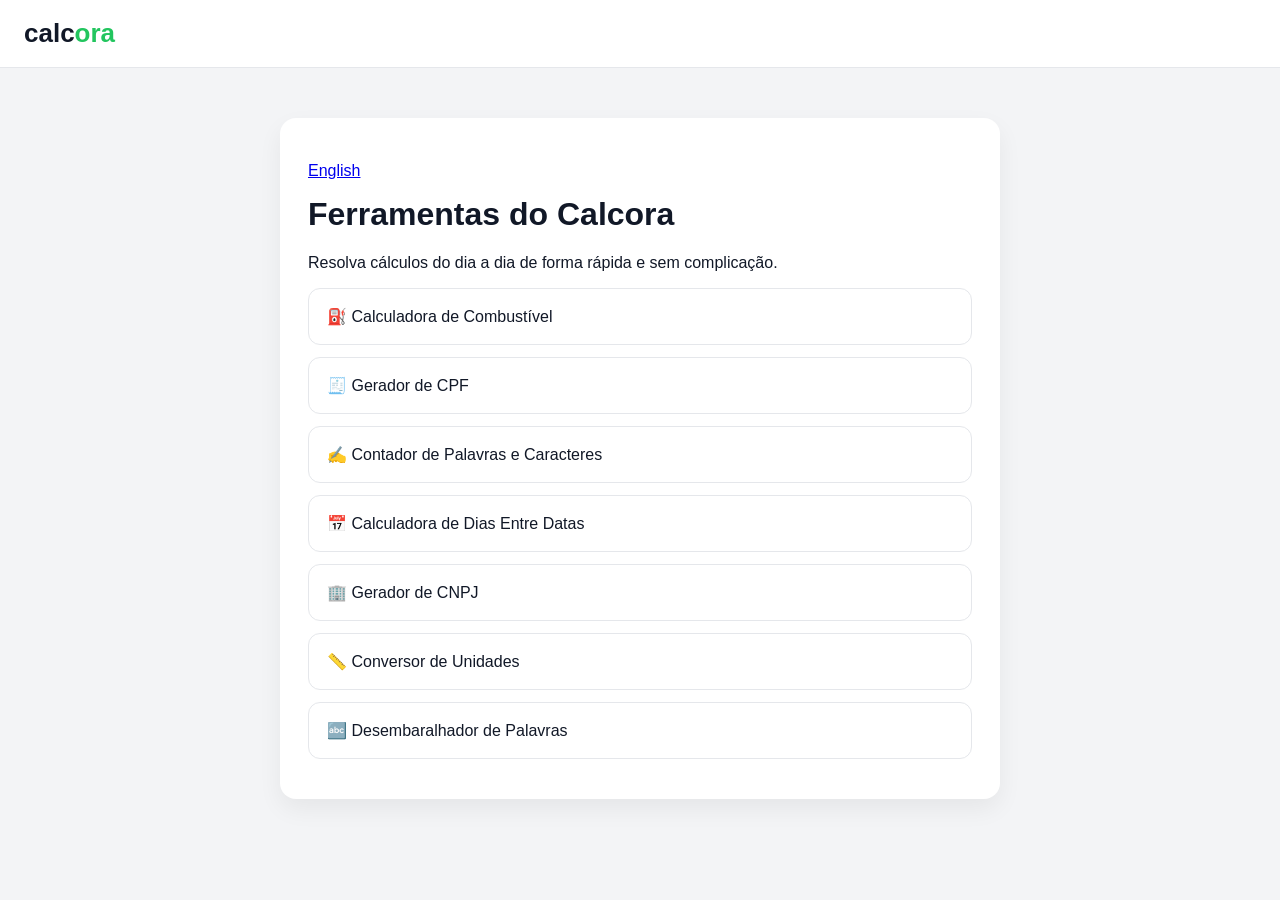
<file: index.html>
<!DOCTYPE html>
<html lang="pt-BR">
<head>
  <meta charset="UTF-8">
  <meta name="viewport" content="width=device-width, initial-scale=1.0">

  <title>Calcora - Ferramentas simples e rápidas</title>
  <meta name="description" content="Ferramentas online simples para cálculos rápidos, conversões e utilidades do dia a dia.">

  <link rel="stylesheet" href="/style.css">
</head>

<body>

<header>
  <a class="logo" href="/">calc<span>ora</span></a>
</header>

<main>
  <div class="card">

    <p><a href="/en/">English</a></p>

    <h1>Ferramentas do Calcora</h1>
    <p>Resolva cálculos do dia a dia de forma rápida e sem complicação.</p>

    <div class="tool-list">

      <a href="/calculadora-combustivel/">
        ⛽ Calculadora de Combustível
      </a>
      <a href="/gerador-cpf/">
        🧾 Gerador de CPF
      </a>
      <a href="/contador-palavras/">
        ✍️ Contador de Palavras e Caracteres
      </a>
      <a href="/calculadora-dias/">
        📅 Calculadora de Dias Entre Datas
      </a>
      <a href="/gerador-cnpj/">
        🏢 Gerador de CNPJ
      </a>
      <a href="/conversor-unidades/">
        📏 Conversor de Unidades
      </a>
      <a href="/desembaralhador-palavras/">
        🔤 Desembaralhador de Palavras
      </a>
    </div>

  </div>
</main>

</body>
</html>
</file>
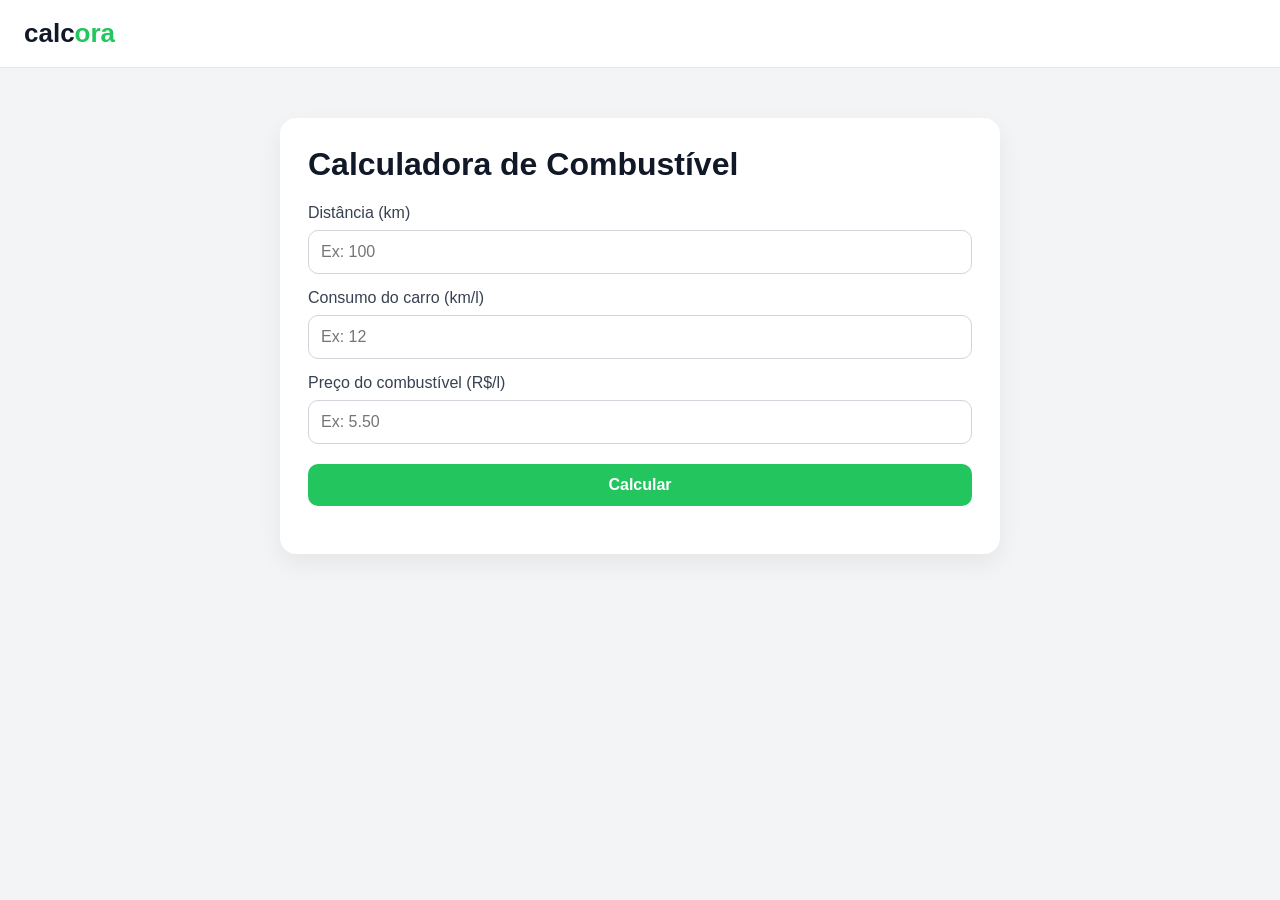
<file: calculadora-combustivel/index.html>
<!DOCTYPE html>
<html lang="pt-BR">
<head>
  <meta charset="UTF-8">
  <meta name="viewport" content="width=device-width, initial-scale=1.0">
  
  <title>Calculadora de Combustível - Calcora</title>
  <meta name="description" content="Calcule quanto você vai gastar de combustível em uma viagem ou trajeto.">

  <link rel="stylesheet" href="/style.css">
</head>

<body>

<header>
  <a class="logo" href="/">calc<span>ora</span></a>
</header>

<main>
  <div class="card">
    
    <h1>Calculadora de Combustível</h1>

    <label>Distância (km)</label>
    <input id="distance" type="number" placeholder="Ex: 100">

    <label>Consumo do carro (km/l)</label>
    <input id="consumption" type="number" placeholder="Ex: 12">

    <label>Preço do combustível (R$/l)</label>
    <input id="price" type="number" placeholder="Ex: 5.50">

    <button onclick="calculate()">Calcular</button>

    <div class="result" id="result"></div>

  </div>
</main>

<script>
function calculate() {
  const d = parseFloat(document.getElementById('distance').value);
  const c = parseFloat(document.getElementById('consumption').value);
  const p = parseFloat(document.getElementById('price').value);

  if (!d || !c || !p) {
    document.getElementById('result').innerText = "Preencha todos os campos";
    return;
  }

  const litros = d / c;
  const custo = litros * p;

  document.getElementById('result').innerText =
    "Você vai gastar aproximadamente R$ " + custo.toFixed(2);
}
</script>

</body>
</html>
</file>
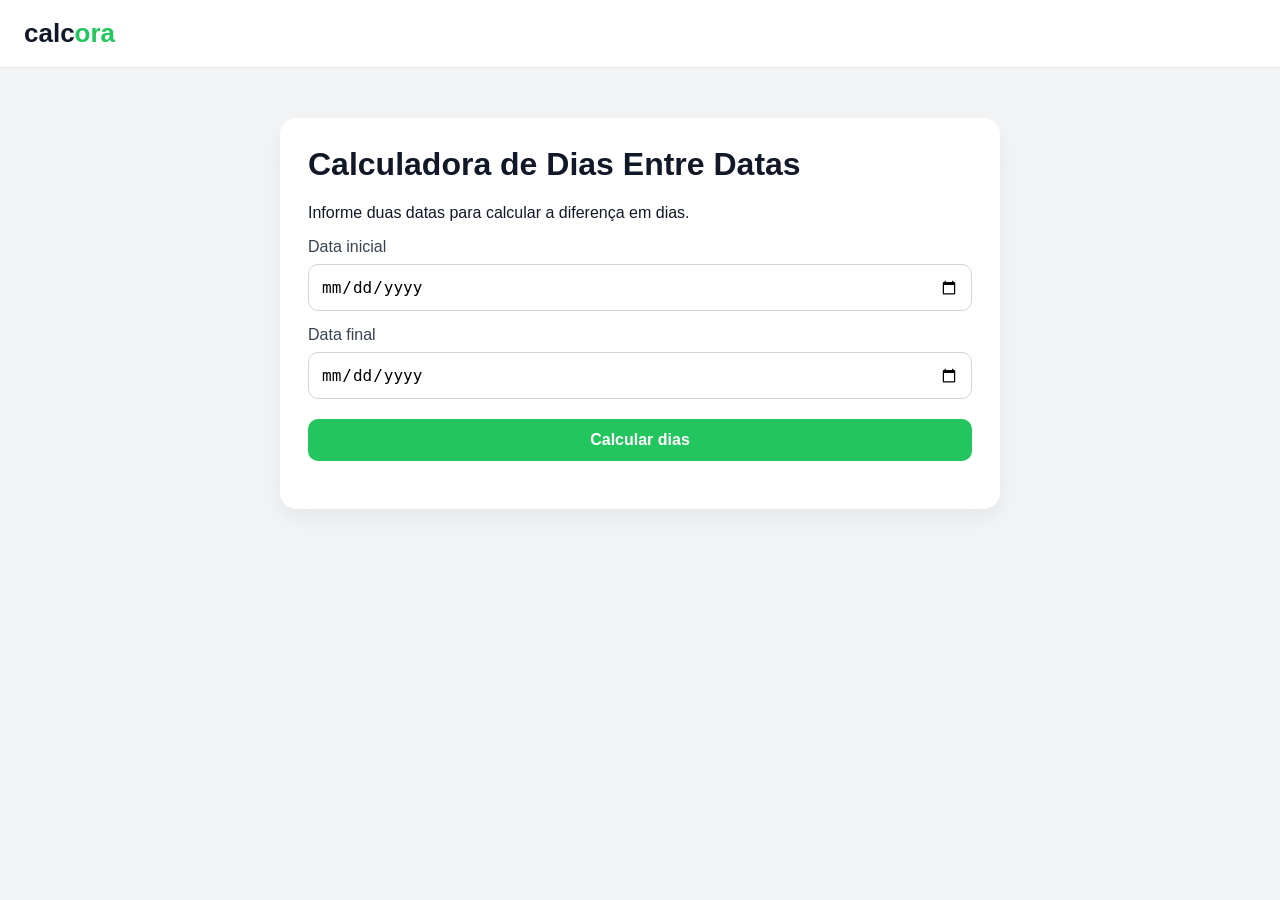
<file: calculadora-dias/index.html>
<!DOCTYPE html>
<html lang="pt-BR">
<head>
  <meta charset="UTF-8">
  <meta name="viewport" content="width=device-width, initial-scale=1.0">

  <title>Calculadora de Dias Entre Datas - Calcora</title>
  <meta name="description" content="Calcule quantos dias existem entre duas datas de forma simples e rápida.">

  <link rel="stylesheet" href="/style.css">
</head>

<body>

<header>
  <a class="logo" href="/">calc<span>ora</span></a>
</header>

<main>
  <div class="card">

    <h1>Calculadora de Dias Entre Datas</h1>
    <p>Informe duas datas para calcular a diferença em dias.</p>

    <label>Data inicial</label>
    <input id="startDate" type="date">

    <label>Data final</label>
    <input id="endDate" type="date">

    <button onclick="calculateDays()">Calcular dias</button>

    <div class="result" id="result"></div>

  </div>
</main>

<script>
function calculateDays() {
  const start = document.getElementById('startDate').value;
  const end = document.getElementById('endDate').value;

  if (!start || !end) {
    document.getElementById('result').innerText = "Preencha as duas datas";
    return;
  }

  const startDate = new Date(start + "T00:00:00");
  const endDate = new Date(end + "T00:00:00");

  const diffMs = endDate - startDate;
  const diffDays = Math.round(diffMs / (1000 * 60 * 60 * 24));

  document.getElementById('result').innerText =
    "Diferença: " + Math.abs(diffDays) + " dia(s)";
}
</script>

</body>
</html>
</file>
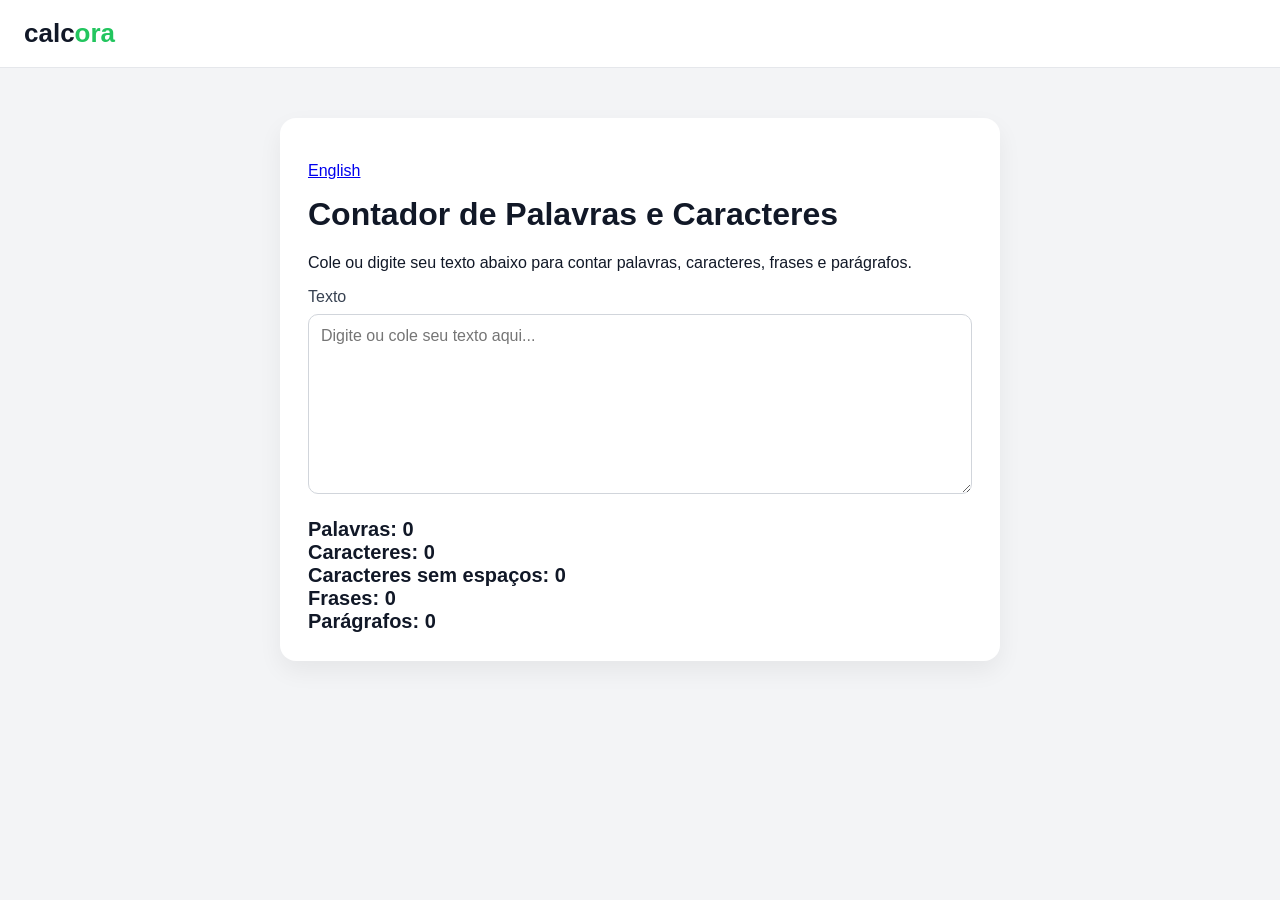
<file: contador-palavras/index.html>
<!DOCTYPE html>
<html lang="pt-BR">
<head>
  <link rel="alternate" hreflang="pt-BR" href="https://calcora.xyz/contador-palavras/">
  <link rel="alternate" hreflang="en-US" href="https://calcora.xyz/en/word-counter/">

  <meta charset="UTF-8">
  <meta name="viewport" content="width=device-width, initial-scale=1.0">

  <title>Contador de Palavras e Caracteres - Calcora</title>
  <meta name="description" content="Conte palavras, caracteres, frases e parágrafos de um texto de forma rápida e gratuita.">

  <link rel="stylesheet" href="/style.css">
</head>

<body>

<header>
  <a class="logo" href="/">calc<span>ora</span></a>
</header>

<main>
  <div class="card">

    <p><a href="/en/word-counter/">English</a></p>

    <h1>Contador de Palavras e Caracteres</h1>
    <p>Cole ou digite seu texto abaixo para contar palavras, caracteres, frases e parágrafos.</p>

    <label>Texto</label>
    <textarea id="text" placeholder="Digite ou cole seu texto aqui..." oninput="countText()"></textarea>

    <div class="result" id="result">
      Palavras: 0<br>
      Caracteres: 0<br>
      Caracteres sem espaços: 0<br>
      Frases: 0<br>
      Parágrafos: 0
    </div>

  </div>
</main>

<script>
function countText() {
  const text = document.getElementById('text').value;

  const trimmed = text.trim();

  const words = trimmed
    ? trimmed.split(/\s+/).filter(Boolean).length
    : 0;

  const characters = text.length;
  const charactersNoSpaces = text.replace(/\s/g, '').length;

  const sentences = trimmed
    ? trimmed.split(/[.!?]+/).filter(sentence => sentence.trim().length > 0).length
    : 0;

  const paragraphs = trimmed
    ? trimmed.split(/\n+/).filter(paragraph => paragraph.trim().length > 0).length
    : 0;

  document.getElementById('result').innerHTML =
    "Palavras: " + words + "<br>" +
    "Caracteres: " + characters + "<br>" +
    "Caracteres sem espaços: " + charactersNoSpaces + "<br>" +
    "Frases: " + sentences + "<br>" +
    "Parágrafos: " + paragraphs;
}
</script>

</body>
</html>
</file>
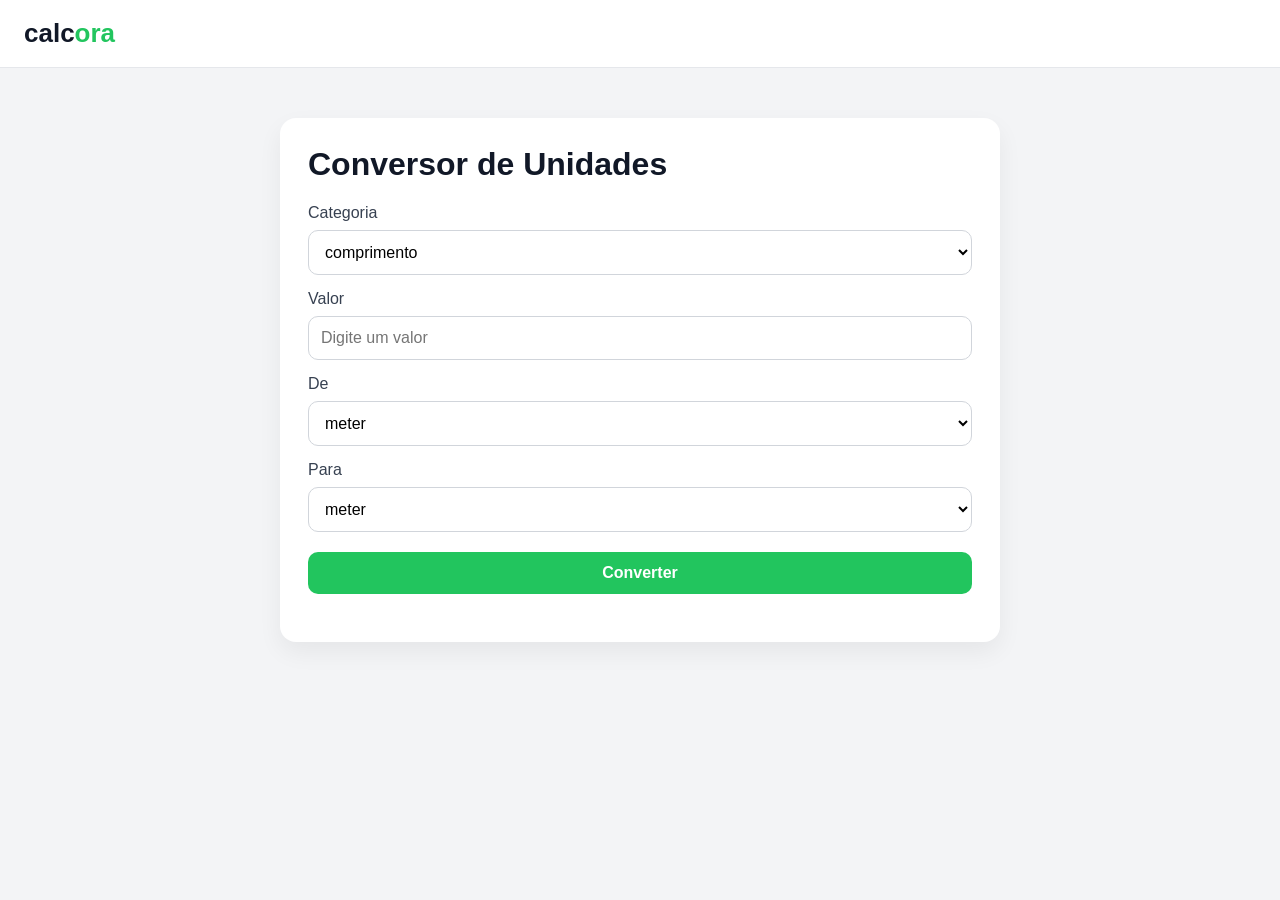
<file: conversor-unidades/index.html>
<!DOCTYPE html>
<html lang="pt-BR">
<head>
  <meta charset="UTF-8">
  <meta name="viewport" content="width=device-width, initial-scale=1.0">

  <title>Conversor de Unidades - Calcora</title>
  <meta name="description" content="Converta unidades de comprimento, peso, temperatura, energia, potência e muito mais.">

  <link rel="stylesheet" href="/style.css">
</head>

<body>

<header>
  <a class="logo" href="/">calc<span>ora</span></a>
</header>

<main>
  <div class="card">

    <h1>Conversor de Unidades</h1>

    <label>Categoria</label>
    <select id="category" onchange="updateUnits()"></select>

    <label>Valor</label>
    <input type="number" id="inputValue" placeholder="Digite um valor">

    <label>De</label>
    <select id="fromUnit"></select>

    <label>Para</label>
    <select id="toUnit"></select>

    <button onclick="convert()">Converter</button>

    <div class="result" id="result"></div>

  </div>
</main>

<script>

const categories = {

  comprimento: {
    meter: 1,
    kilometer: 1000,
    centimeter: 0.01,
    millimeter: 0.001,
    mile: 1609.34,
    foot: 0.3048,
    inch: 0.0254
  },

  area: {
    "m²": 1,
    "km²": 1000000,
    hectare: 10000,
    acre: 4046.86
  },

  volume: {
    liter: 1,
    milliliter: 0.001,
    gallon_us: 3.78541,
    gallon_uk: 4.54609,
    cubic_meter: 1000
  },

  massa: {
    kilogram: 1,
    gram: 0.001,
    pound: 0.453592,
    ounce: 0.0283495
  },

  velocidade: {
    "km/h": 1,
    mph: 1.60934,
    knot: 1.852
  },

  energia: {
    joule: 1,
    kilojoule: 1000,
    calorie: 4.184,
    kilowatt_hour: 3600000,
    btu: 1055.06
  },

  potencia: {
    watt: 1,
    kilowatt: 1000,
    horsepower: 745.7,
    cv: 735.5
  },

  pressao: {
    pascal: 1,
    bar: 100000,
    psi: 6894.76,
    atm: 101325
  },

  tempo: {
    second: 1,
    minute: 60,
    hour: 3600,
    day: 86400
  },

  dados: {
    byte: 1,
    kilobyte: 1024,
    megabyte: 1048576,
    gigabyte: 1073741824
  },

  combustivel: {
    "km/l": 1,
    mpg_us: 0.425144,
    "L/100km": 100
  }

};

const categorySelect = document.getElementById("category");
const fromUnit = document.getElementById("fromUnit");
const toUnit = document.getElementById("toUnit");

for (const category in categories) {
  const option = document.createElement("option");
  option.value = category;
  option.textContent = category;
  categorySelect.appendChild(option);
}

function updateUnits() {

  const category = categorySelect.value;

  fromUnit.innerHTML = "";
  toUnit.innerHTML = "";

  for (const unit in categories[category]) {

    const option1 = document.createElement("option");
    option1.value = unit;
    option1.textContent = unit;

    const option2 = document.createElement("option");
    option2.value = unit;
    option2.textContent = unit;

    fromUnit.appendChild(option1);
    toUnit.appendChild(option2);
  }
}

function convert() {

  const category = categorySelect.value;
  const value = parseFloat(document.getElementById("inputValue").value);

  if (isNaN(value)) {
    document.getElementById("result").innerText = "Digite um valor válido";
    return;
  }

  if (category === "temperatura") {
    convertTemperature(value);
    return;
  }

  if (category === "combustivel") {
    convertFuel(value);
    return;
  }

  const from = fromUnit.value;
  const to = toUnit.value;

  const baseValue = value * categories[category][from];
  const result = baseValue / categories[category][to];

  document.getElementById("result").innerText =
    `${value} ${from} = ${result.toFixed(4)} ${to}`;
}

function convertFuel(value) {

  const from = fromUnit.value;
  const to = toUnit.value;

  let kmPerLiter;

  if (from === "km/l") {
    kmPerLiter = value;
  }

  if (from === "mpg_us") {
    kmPerLiter = value * 0.425144;
  }

  if (from === "L/100km") {
    kmPerLiter = 100 / value;
  }

  let result;

  if (to === "km/l") {
    result = kmPerLiter;
  }

  if (to === "mpg_us") {
    result = kmPerLiter / 0.425144;
  }

  if (to === "L/100km") {
    result = 100 / kmPerLiter;
  }

  document.getElementById("result").innerText =
    `${value} ${from} = ${result.toFixed(4)} ${to}`;
}

function convertTemperature(value) {

  const from = fromUnit.value;
  const to = toUnit.value;

  let celsius;

  if (from === "C") celsius = value;
  if (from === "F") celsius = (value - 32) * 5/9;
  if (from === "K") celsius = value - 273.15;

  let result;

  if (to === "C") result = celsius;
  if (to === "F") result = celsius * 9/5 + 32;
  if (to === "K") result = celsius + 273.15;

  document.getElementById("result").innerText =
    `${value} ${from} = ${result.toFixed(2)} ${to}`;
}

categories.temperatura = {
  C: 1,
  F: 1,
  K: 1
};

updateUnits();

</script>

</body>
</html>
</file>
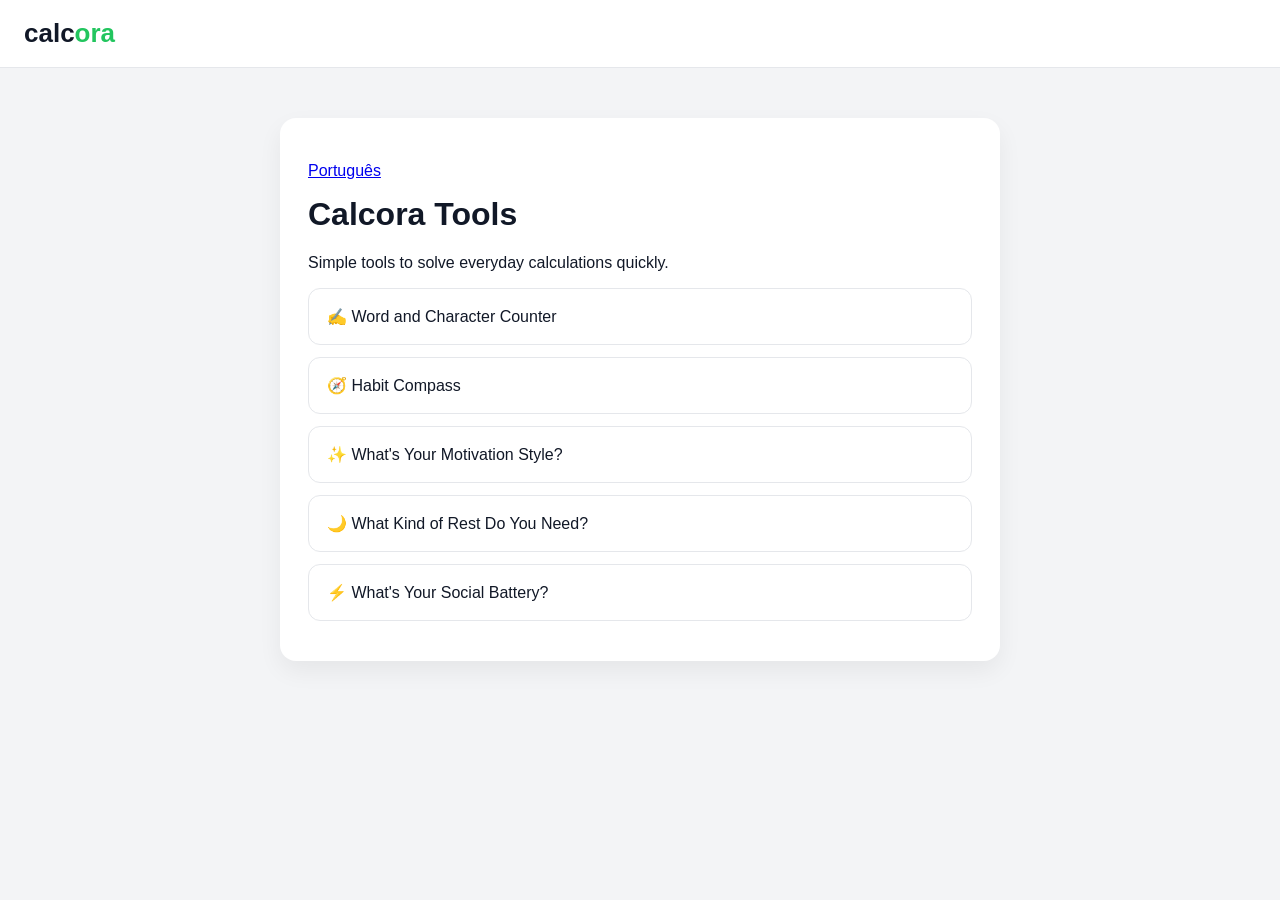
<file: en/index.html>
<!DOCTYPE html>
<html lang="en-US">
<head>
  <meta charset="UTF-8">
  <meta name="viewport" content="width=device-width, initial-scale=1.0">

  <title>Calcora - Simple Online Tools</title>
  <meta name="description" content="Simple online tools for quick calculations, conversions, and everyday utilities.">

  <link rel="alternate" hreflang="pt-BR" href="https://calcora.xyz/">
  <link rel="alternate" hreflang="en-US" href="https://calcora.xyz/en/">

  <link rel="stylesheet" href="/style.css">
</head>

<body>

<header>
  <a class="logo" href="/en/">calc<span>ora</span></a>
</header>

<main>
  <div class="card">

    <p><a href="/">Português</a></p>

    <h1>Calcora Tools</h1>
    <p>Simple tools to solve everyday calculations quickly.</p>

    <div class="tool-list">

      <a href="/en/word-counter/">
        ✍️ Word and Character Counter
      </a>
      <a href="/en/habit-compass/">
        🧭 Habit Compass
      </a>
      <a href="/en/motivation-style/">
        ✨ What's Your Motivation Style?
      </a>
      <a href="/en/rest-style/">
        🌙 What Kind of Rest Do You Need?
      </a>
      <a href="/en/social-battery/">
        ⚡ What's Your Social Battery?
      </a>

    </div>

  </div>
</main>

</body>
</html>
</file>
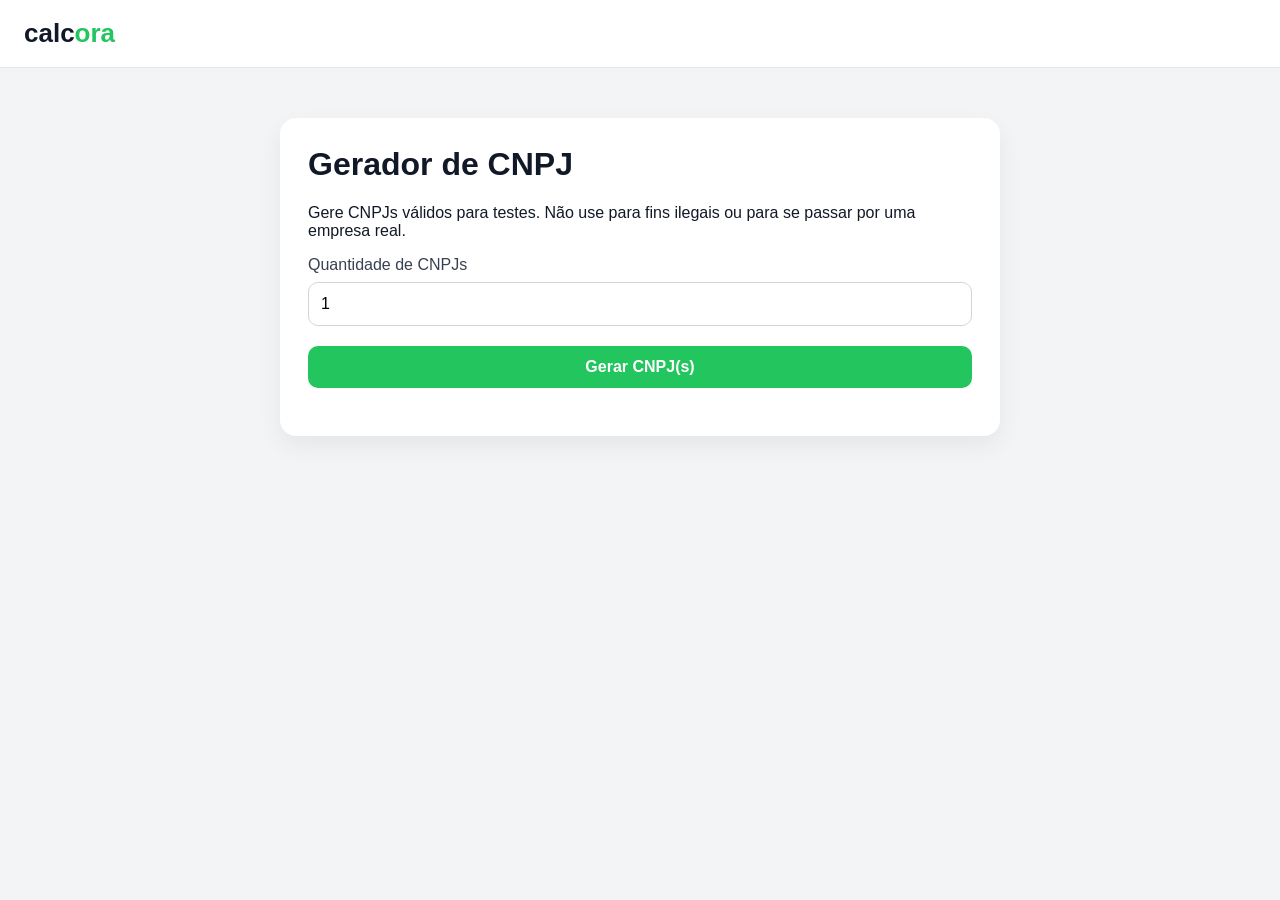
<file: gerador-cnpj/index.html>
<!DOCTYPE html>
<html lang="pt-BR">
<head>
  <meta charset="UTF-8">
  <meta name="viewport" content="width=device-width, initial-scale=1.0">

  <title>Gerador de CNPJ - Calcora</title>
  <meta name="description" content="Gere CNPJs válidos para testes de software, formulários e desenvolvimento.">

  <link rel="stylesheet" href="/style.css">
</head>

<body>

<header>
  <a class="logo" href="/">calc<span>ora</span></a>
</header>

<main>
  <div class="card">

    <h1>Gerador de CNPJ</h1>
    <p>Gere CNPJs válidos para testes. Não use para fins ilegais ou para se passar por uma empresa real.</p>

    <label>Quantidade de CNPJs</label>
    <input id="quantity" type="number" min="1" max="100" value="1">

    <button onclick="generateCNPJs()">Gerar CNPJ(s)</button>

    <div class="result" id="result"></div>

  </div>
</main>

<script>
function randomDigit() {
  return Math.floor(Math.random() * 10);
}

function calculateDigit(numbers, weights) {
  let total = 0;

  for (let i = 0; i < numbers.length; i++) {
    total += numbers[i] * weights[i];
  }

  const rest = total % 11;
  return rest < 2 ? 0 : 11 - rest;
}

function formatCNPJ(numbers) {
  return numbers.join('').replace(/(\d{2})(\d{3})(\d{3})(\d{4})(\d{2})/, '$1.$2.$3/$4-$5');
}

function generateSingleCNPJ() {
  const numbers = [];

  for (let i = 0; i < 8; i++) {
    numbers.push(randomDigit());
  }

  numbers.push(0, 0, 0, 1);

  const digit1 = calculateDigit(numbers, [5, 4, 3, 2, 9, 8, 7, 6, 5, 4, 3, 2]);
  numbers.push(digit1);

  const digit2 = calculateDigit(numbers, [6, 5, 4, 3, 2, 9, 8, 7, 6, 5, 4, 3, 2]);
  numbers.push(digit2);

  return formatCNPJ(numbers);
}

function generateCNPJs() {
  const quantityInput = document.getElementById('quantity');
  let quantity = parseInt(quantityInput.value);

  if (!quantity || quantity < 1) {
    quantity = 1;
  }

  if (quantity > 100) {
    quantity = 100;
    quantityInput.value = 100;
  }

  const cnpjs = [];

  for (let i = 0; i < quantity; i++) {
    cnpjs.push(generateSingleCNPJ());
  }

  document.getElementById('result').innerHTML = cnpjs.join('<br>');
}
</script>

</body>
</html>
</file>
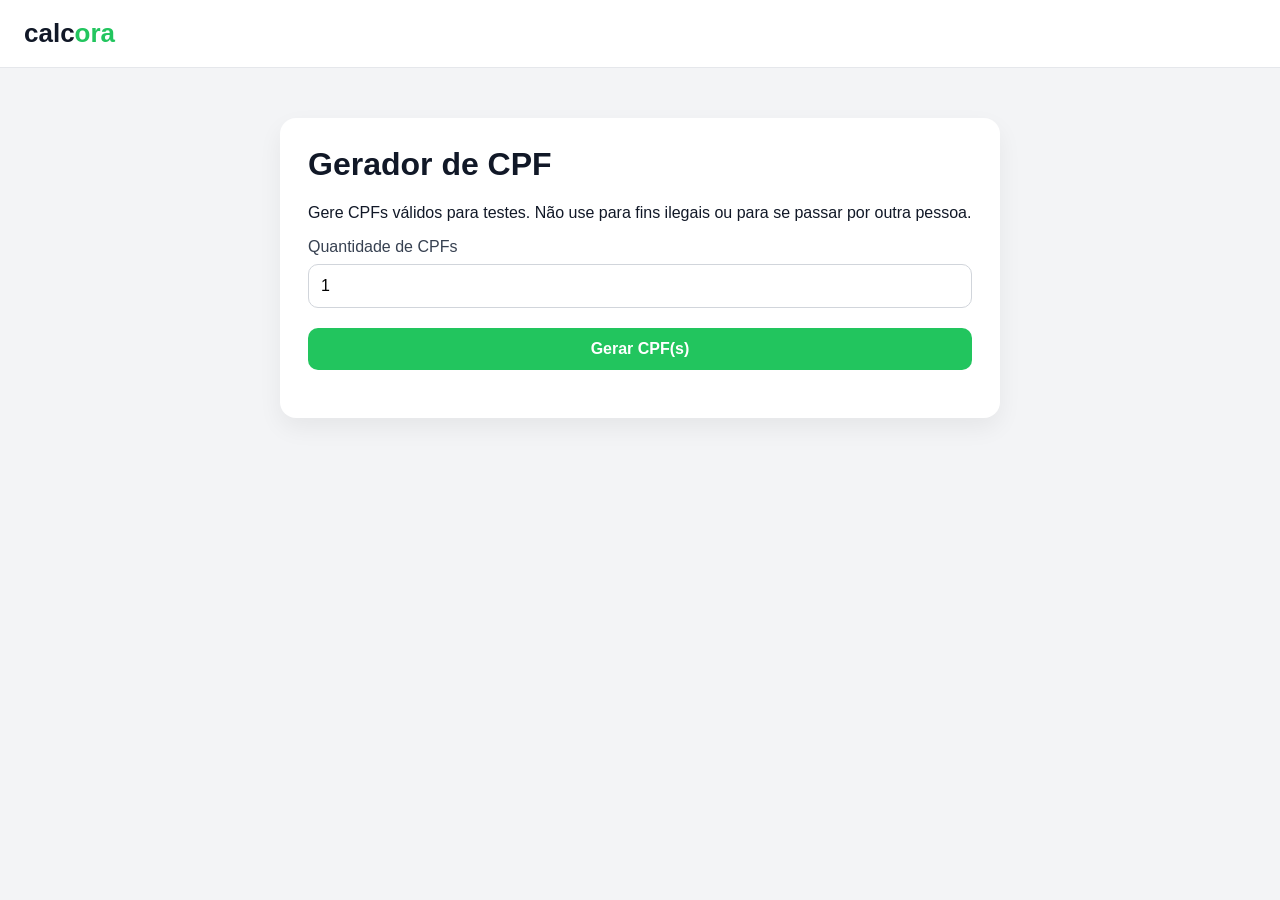
<file: gerador-cpf/index.html>
<!DOCTYPE html>
<html lang="pt-BR">
<head>
  <meta charset="UTF-8">
  <meta name="viewport" content="width=device-width, initial-scale=1.0">

  <title>Gerador de CPF - Calcora</title>
  <meta name="description" content="Gere CPFs válidos para testes de software, formulários e desenvolvimento.">

  <link rel="stylesheet" href="/style.css">
</head>

<body>

<header>
  <a class="logo" href="/">calc<span>ora</span></a>
</header>

<main>
  <div class="card">

    <h1>Gerador de CPF</h1>
    <p>Gere CPFs válidos para testes. Não use para fins ilegais ou para se passar por outra pessoa.</p>

    <label>Quantidade de CPFs</label>
    <input id="quantity" type="number" min="1" max="100" value="1">

    <button onclick="generateCPFs()">Gerar CPF(s)</button>

    <div class="result" id="result"></div>

  </div>
</main>

<script>
function randomDigit() {
  return Math.floor(Math.random() * 10);
}

function calculateDigit(numbers, factor) {
  let total = 0;

  for (let i = 0; i < numbers.length; i++) {
    total += numbers[i] * factor;
    factor--;
  }

  const rest = total % 11;
  return rest < 2 ? 0 : 11 - rest;
}

function formatCPF(numbers) {
  return numbers.join('').replace(/(\d{3})(\d{3})(\d{3})(\d{2})/, '$1.$2.$3-$4');
}

function generateSingleCPF() {
  const numbers = [];

  for (let i = 0; i < 9; i++) {
    numbers.push(randomDigit());
  }

  numbers.push(calculateDigit(numbers, 10));
  numbers.push(calculateDigit(numbers, 11));

  return formatCPF(numbers);
}

function generateCPFs() {
  const quantityInput = document.getElementById('quantity');
  let quantity = parseInt(quantityInput.value);

  if (!quantity || quantity < 1) {
    quantity = 1;
  }

  if (quantity > 100) {
    quantity = 100;
    quantityInput.value = 100;
  }

  const cpfs = [];

  for (let i = 0; i < quantity; i++) {
    cpfs.push(generateSingleCPF());
  }

  document.getElementById('result').innerHTML = cpfs.join('<br>');
}
</script>

</body>
</html>
</file>
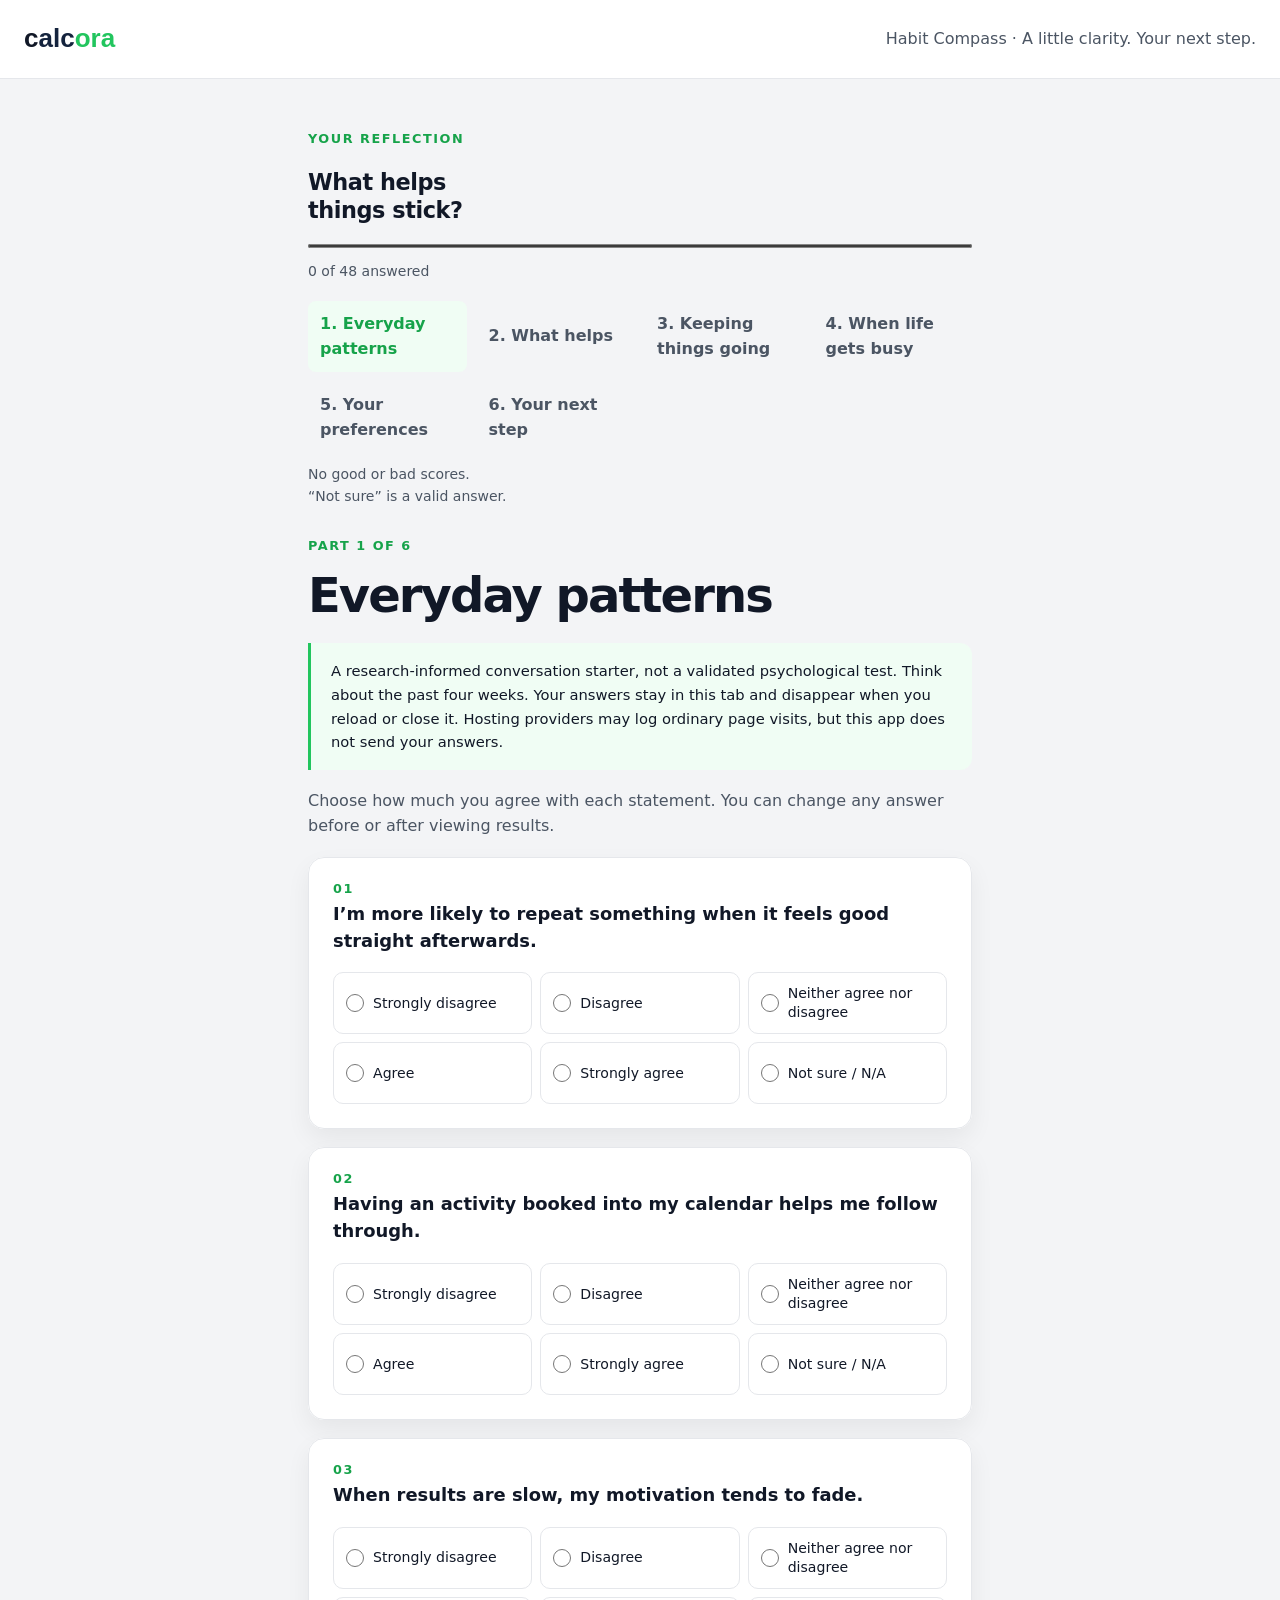
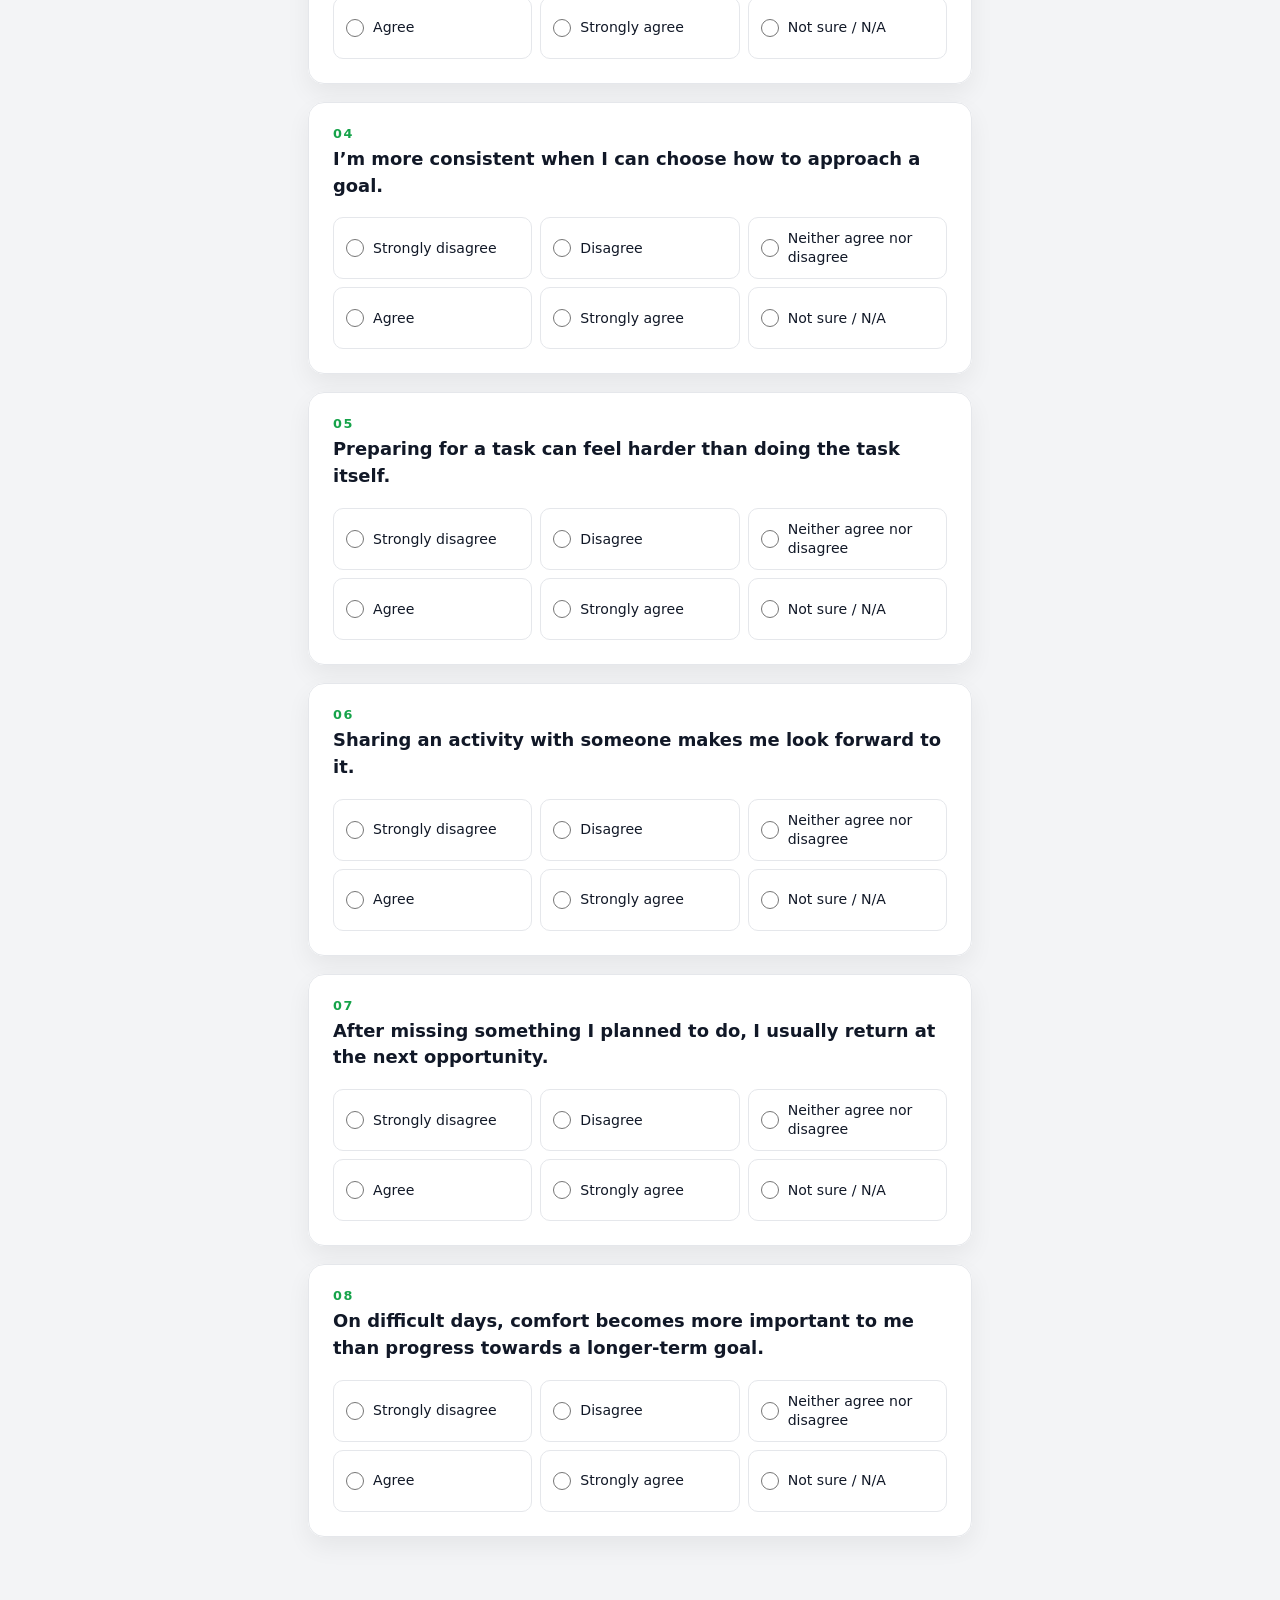
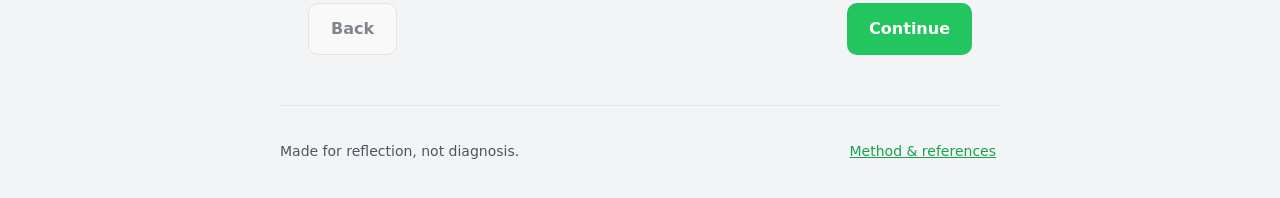
<file: habit-compass/index.html>
<!doctype html>
<html lang="en">
<head>
  <meta charset="utf-8">
  <meta name="viewport" content="width=device-width, initial-scale=1">
  <meta name="description" content="Explore what makes everyday habits enjoyable and manageable. A private, research-informed reflection.">
  <meta name="theme-color" content="#123dce">
  <title>Habit Compass - Calcora</title>
  <link rel="stylesheet" href="styles.css">
  <style>
    .brand {
      display: inline;
      font-family: Arial, sans-serif;
      font-size: 26px;
      font-weight: 800;
      letter-spacing: 0;
    }

    .brand:first-letter {
      color: #111827;
    }

    .brand span {
      color: #22c55e;
    }

    :root {
      --green: #22c55e;
      --green-dark: #16a34a;
      --ink: #111827;
      --muted: #4b5563;
      --line: #e5e7eb;
      background: #f3f4f6;
      color: var(--ink);
    }

    header {
      max-width: none;
      background: #fff;
      border-bottom-color: var(--line);
      padding: 18px 24px;
    }

    footer {
      max-width: 720px;
      border-top-color: var(--line);
      padding: 24px 0;
    }

    main {
      max-width: 720px;
      margin: 50px auto;
    }

    .layout {
      display: block;
    }

    .sticky {
      position: static;
      margin-bottom: 28px;
    }

    .steps {
      grid-template-columns: repeat(auto-fit, minmax(140px, 1fr));
    }

    .eyebrow, .pill, .link, summary, .sources a, a {
      color: var(--green-dark);
    }

    .notice {
      background: #f0fdf4;
      border-left-color: var(--green);
    }

    .card, fieldset {
      border-color: var(--line);
      border-radius: 16px;
      box-shadow: 0 10px 24px rgba(0, 0, 0, .06);
    }

    .choice:hover {
      border-color: var(--green);
      background: #f0fdf4;
    }

    .choice:has(input:checked) {
      border-color: var(--green);
      background: #f0fdf4;
      box-shadow: inset 0 0 0 1px var(--green);
    }

    input, progress {
      accent-color: var(--green);
    }

    button {
      background: var(--green);
    }

    button:hover {
      background: var(--green-dark);
      filter: none;
    }

    .secondary {
      background: #fff;
      color: var(--ink);
      border-color: #d1d5db;
    }

    .secondary:hover {
      background: #f9fafb;
    }

    .step.active {
      background: #f0fdf4;
      color: var(--green-dark);
    }

    .pill {
      background: #f0fdf4;
    }

    .plan {
      background: var(--green);
    }

    .plan .muted {
      color: #ecfdf5;
    }

    :focus-visible {
      outline-color: var(--green-dark);
    }
  </style>
  <script type="module" src="app.js"></script>
  <script src="content-overrides.js" defer></script>
</head>
<body>
  <a class="skip" href="#main">Skip to questions</a>
  <header>
    <a class="brand" href="/">calc<span>ora</span></a>
    <span class="tag">Habit Compass · A little clarity. Your next step.</span>
  </header>
  <main id="main" tabindex="-1"></main>
  <footer>
    Made for reflection, not diagnosis. <button id="method" class="link">Method &amp; references</button>
  </footer>
  <dialog id="methodDialog" aria-labelledby="methodTitle">
    <button id="closeMethod" class="secondary close">Close</button>
    <div id="methodContent"></div>
  </dialog>
  <noscript>This questionnaire needs JavaScript enabled. Your responses are processed in your browser.</noscript>
</body>
</html>
</file>
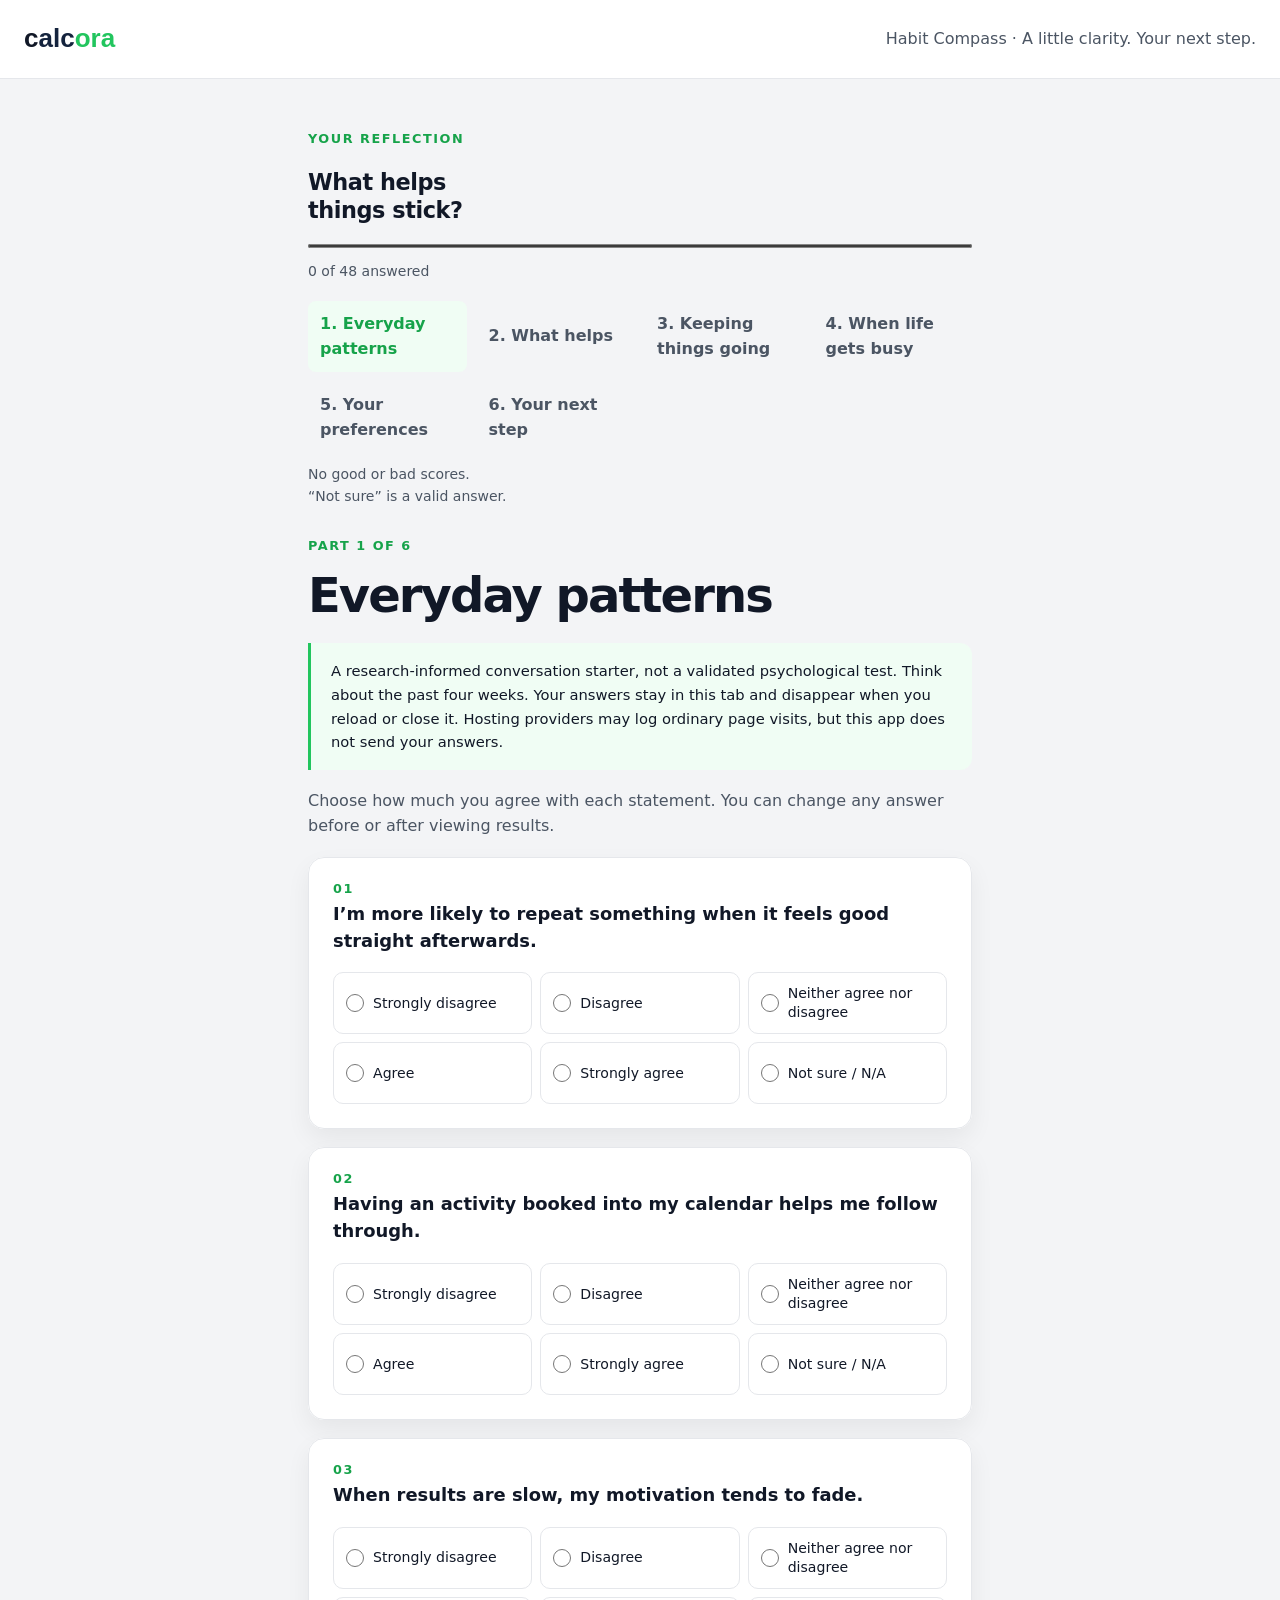
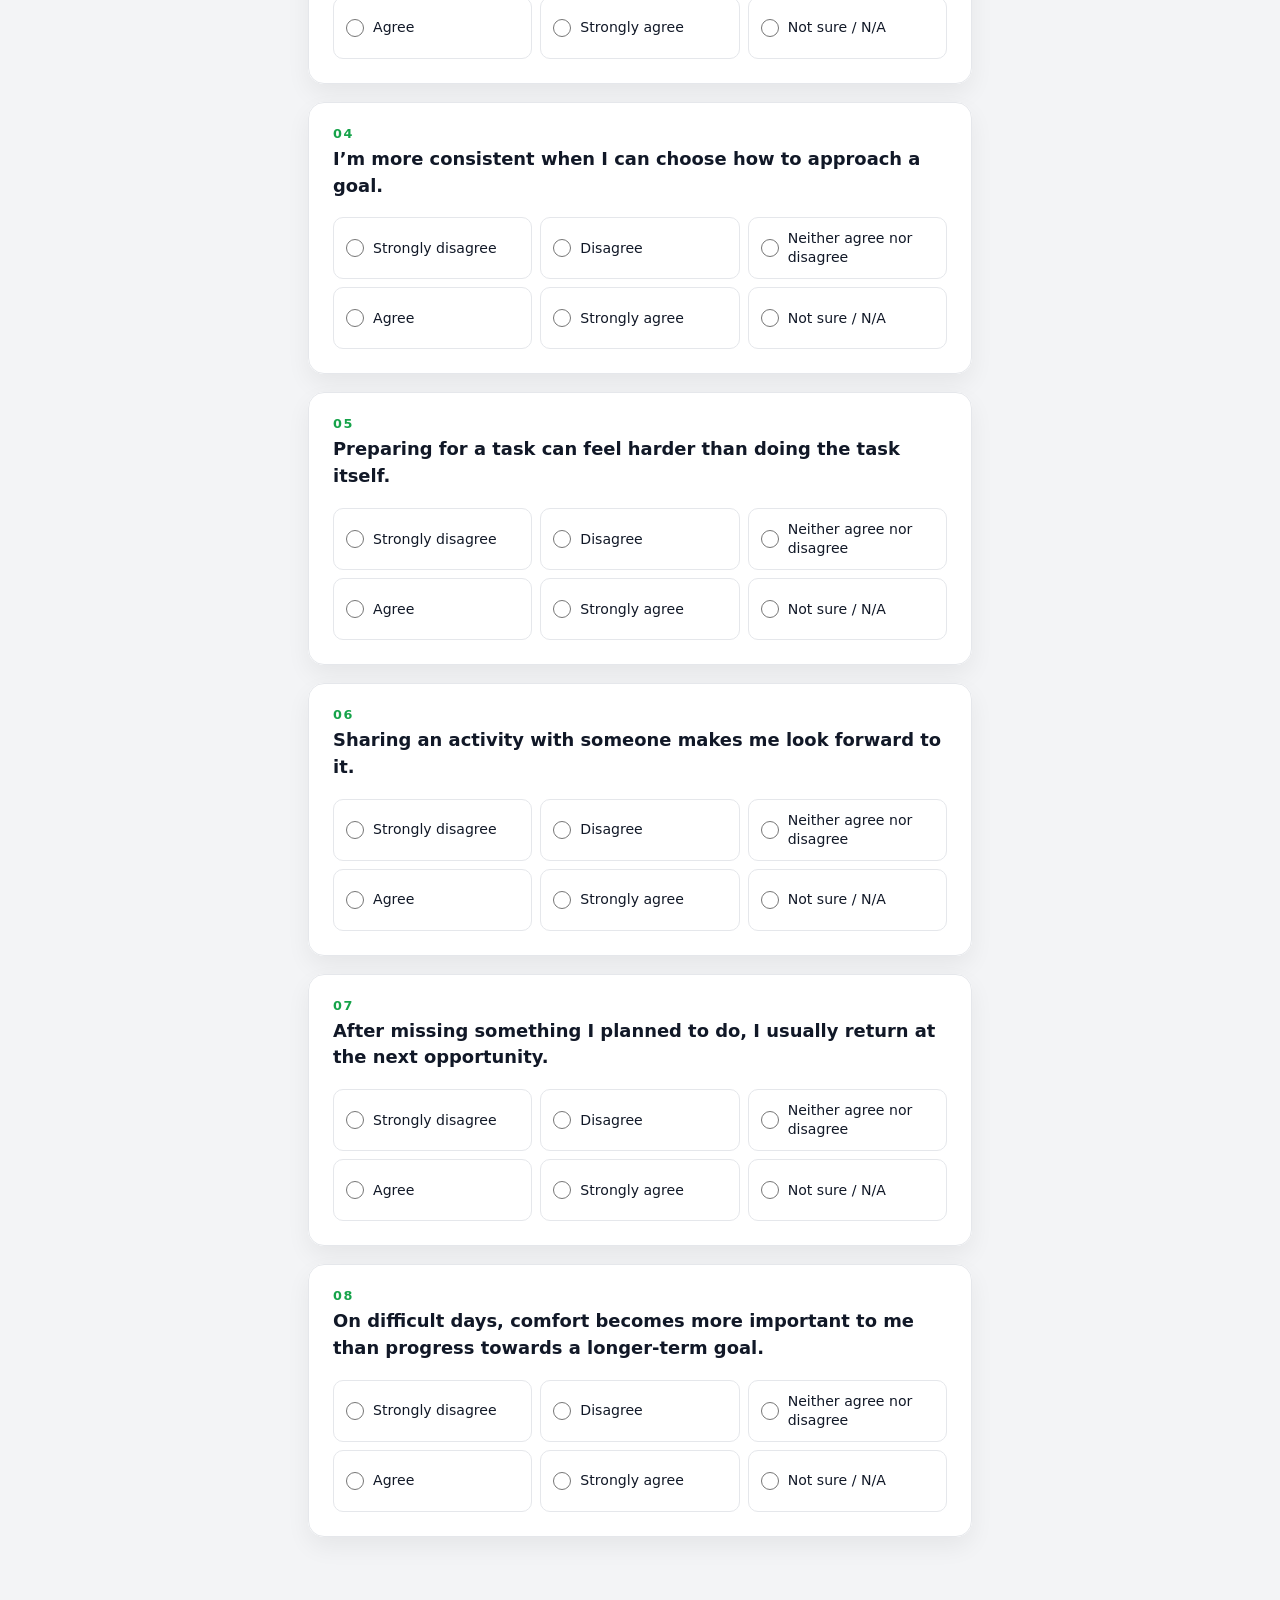
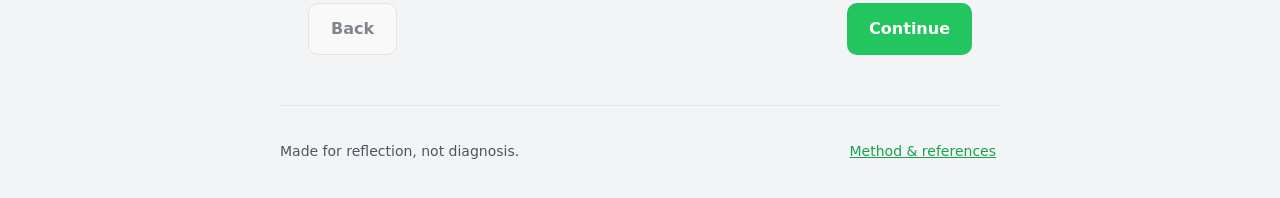
<file: en/habit-compass/index.html>
<!doctype html>
<html lang="en">
<head>
  <meta charset="utf-8">
  <meta name="viewport" content="width=device-width, initial-scale=1">
  <meta name="description" content="Discover your habit profile with a private, research-informed reflection on what helps habits stick.">
  <meta name="theme-color" content="#22c55e">
  <title>Habit Compass: Discover Your Habit Profile - Calcora</title>
  <link rel="stylesheet" href="styles.css">
  <style>
    .brand {
      display: inline;
      font-family: Arial, sans-serif;
      font-size: 26px;
      font-weight: 800;
      letter-spacing: 0;
    }

    .brand:first-letter {
      color: #111827;
    }

    .brand span {
      color: #22c55e;
    }

    :root {
      --green: #22c55e;
      --green-dark: #16a34a;
      --ink: #111827;
      --muted: #4b5563;
      --line: #e5e7eb;
      background: #f3f4f6;
      color: var(--ink);
    }

    header {
      max-width: none;
      background: #fff;
      border-bottom-color: var(--line);
      padding: 18px 24px;
    }

    footer {
      max-width: 720px;
      border-top-color: var(--line);
      padding: 24px 0;
    }

    main {
      max-width: 720px;
      margin: 50px auto;
    }

    .layout {
      display: block;
    }

    .sticky {
      position: static;
      margin-bottom: 28px;
    }

    .steps {
      grid-template-columns: repeat(auto-fit, minmax(140px, 1fr));
    }

    .eyebrow, .pill, .link, summary, .sources a, a {
      color: var(--green-dark);
    }

    .notice {
      background: #f0fdf4;
      border-left-color: var(--green);
    }

    .card, fieldset {
      border-color: var(--line);
      border-radius: 16px;
      box-shadow: 0 10px 24px rgba(0, 0, 0, .06);
    }

    .choice:hover {
      border-color: var(--green);
      background: #f0fdf4;
    }

    .choice:has(input:checked) {
      border-color: var(--green);
      background: #f0fdf4;
      box-shadow: inset 0 0 0 1px var(--green);
    }

    input, progress {
      accent-color: var(--green);
    }

    button {
      background: var(--green);
    }

    button:hover {
      background: var(--green-dark);
      filter: none;
    }

    .secondary {
      background: #fff;
      color: var(--ink);
      border-color: #d1d5db;
    }

    .secondary:hover {
      background: #f9fafb;
    }

    .step.active {
      background: #f0fdf4;
      color: var(--green-dark);
    }

    .pill {
      background: #f0fdf4;
    }

    .plan {
      background: var(--green);
    }

    .plan .muted {
      color: #ecfdf5;
    }

    :focus-visible {
      outline-color: var(--green-dark);
    }
  </style>
  <style>
    .profile-subtitle { color: #16a34a; font-size: 1.15rem; font-weight: 700; margin-bottom: 8px; }
    .profile-card { display: grid; grid-template-columns: minmax(0, 1.5fr) minmax(220px, 1fr); gap: 28px; align-items: center; margin: 22px 0; padding: 24px; border: 1px solid #bbf7d0; border-radius: 16px; background: linear-gradient(135deg, #f0fdf4, #eff6ff); }
    .profile-card h2 { margin: 6px 0 0; font-size: 1.25rem; }
    .profile-card p { margin: 0; color: #4b5563; font-size: .9rem; }
    @media (max-width: 760px) { .profile-card { grid-template-columns: 1fr; gap: 14px; } }
  </style>
  <script type="module" src="app.js"></script>
  <script src="content-overrides.js" defer></script>
</head>
<body>
  <a class="skip" href="#main">Skip to questions</a>
  <header>
    <a class="brand" href="/en/">calc<span>ora</span></a>
    <span class="tag">Habit Compass · A little clarity. Your next step.</span>
  </header>
  <main id="main" tabindex="-1"></main>
  <footer>
    Made for reflection, not diagnosis. <button id="method" class="link">Method &amp; references</button>
  </footer>
  <dialog id="methodDialog" aria-labelledby="methodTitle">
    <button id="closeMethod" class="secondary close">Close</button>
    <div id="methodContent"></div>
  </dialog>
  <noscript>This questionnaire needs JavaScript enabled. Your responses are processed in your browser.</noscript>
</body>
</html>
</file>
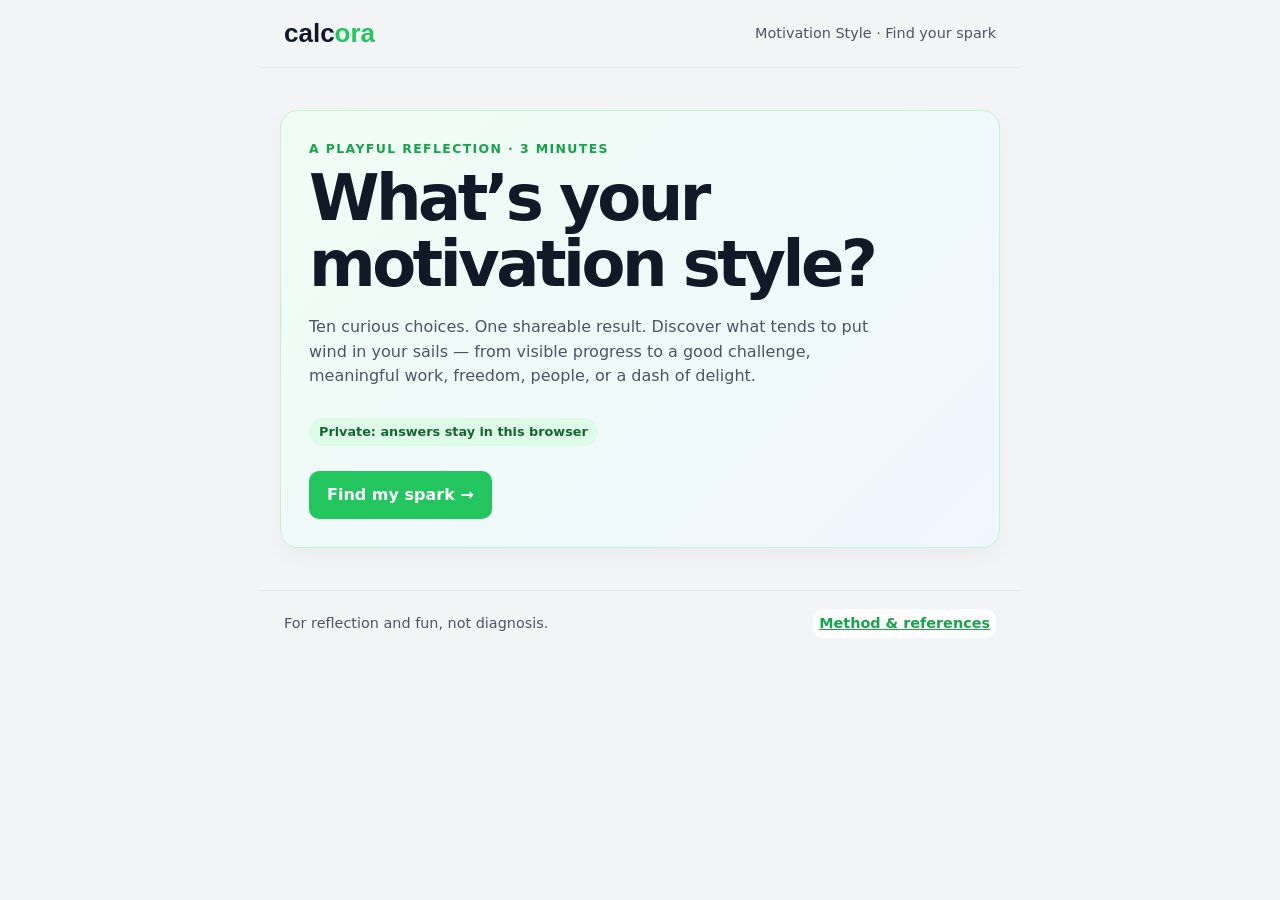
<file: en/motivation-style/index.html>
<!doctype html>
<html lang="en">
<head>
  <meta charset="utf-8">
  <meta name="viewport" content="width=device-width, initial-scale=1">
  <meta name="description" content="Discover your motivation style with a playful, private, research-informed reflection.">
  <meta name="theme-color" content="#22c55e">
  <title>What's Your Motivation Style? - Calcora</title>
  <link rel="stylesheet" href="styles.css">
  <script type="module" src="app.js"></script>
</head>
<body>
  <header><a class="brand" href="/en/">calc<span>ora</span></a><span>Motivation Style · Find your spark</span></header>
  <main id="app" tabindex="-1"></main>
  <footer>For reflection and fun, not diagnosis. <button class="link" id="method">Method &amp; references</button></footer>
  <dialog id="methodDialog"><button class="close" id="closeMethod">Close</button><div id="methodContent"></div></dialog>
</body>
</html>
</file>
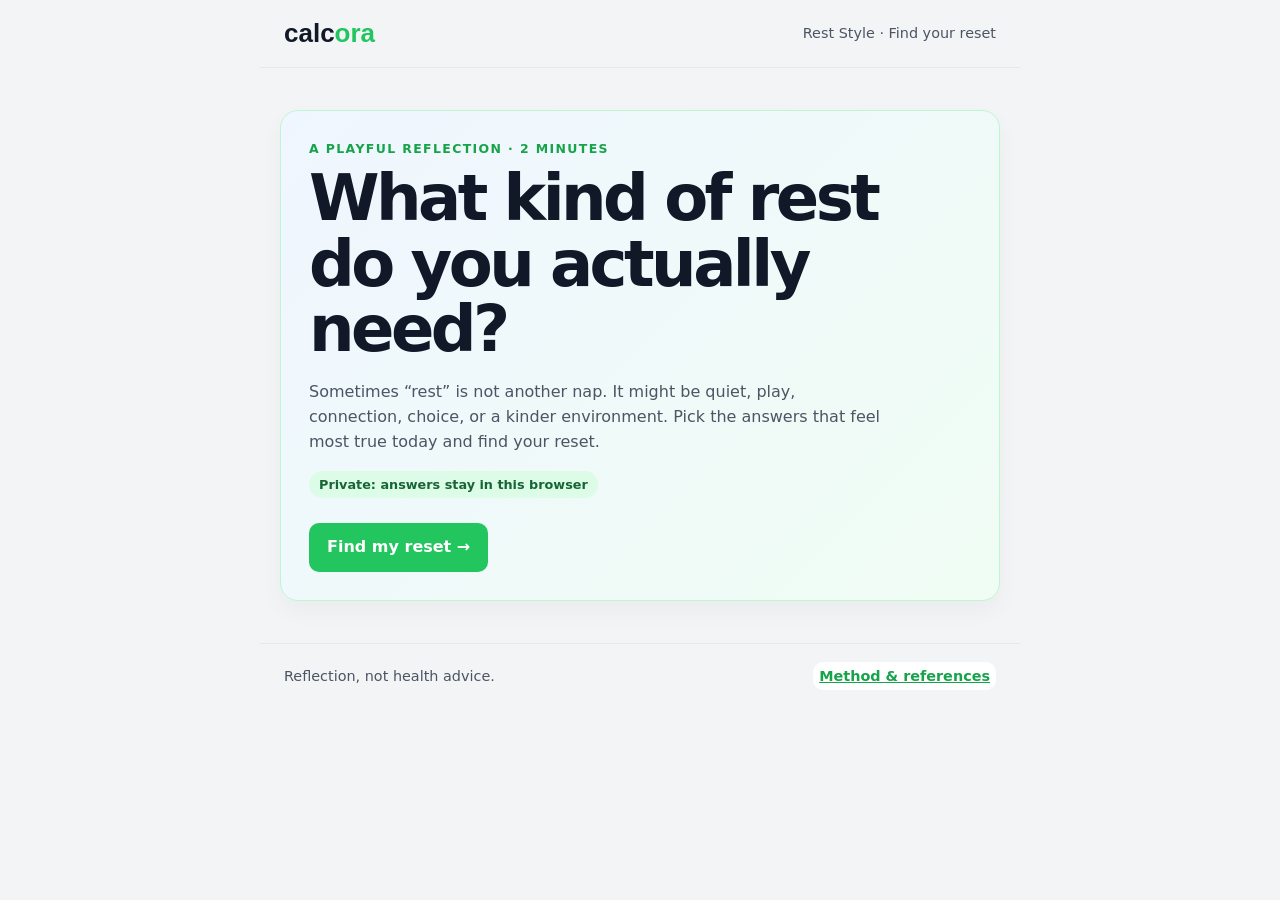
<file: en/rest-style/index.html>
<!doctype html><html lang="en"><head><meta charset="utf-8"><meta name="viewport" content="width=device-width,initial-scale=1"><meta name="description" content="A playful, private reflection on what kind of rest you may need right now."><meta name="theme-color" content="#22c55e"><title>What Kind of Rest Do You Need? - Calcora</title><link rel="stylesheet" href="styles.css"><script type="module" src="app.js"></script></head><body><header><a class="brand" href="/en/">calc<span>ora</span></a><span>Rest Style · Find your reset</span></header><main id="app" tabindex="-1"></main><footer>Reflection, not health advice. <button id="method" class="link">Method &amp; references</button></footer><dialog id="dialog"><button id="close" class="close">Close</button><div id="methodContent"></div></dialog></body></html>
</file>
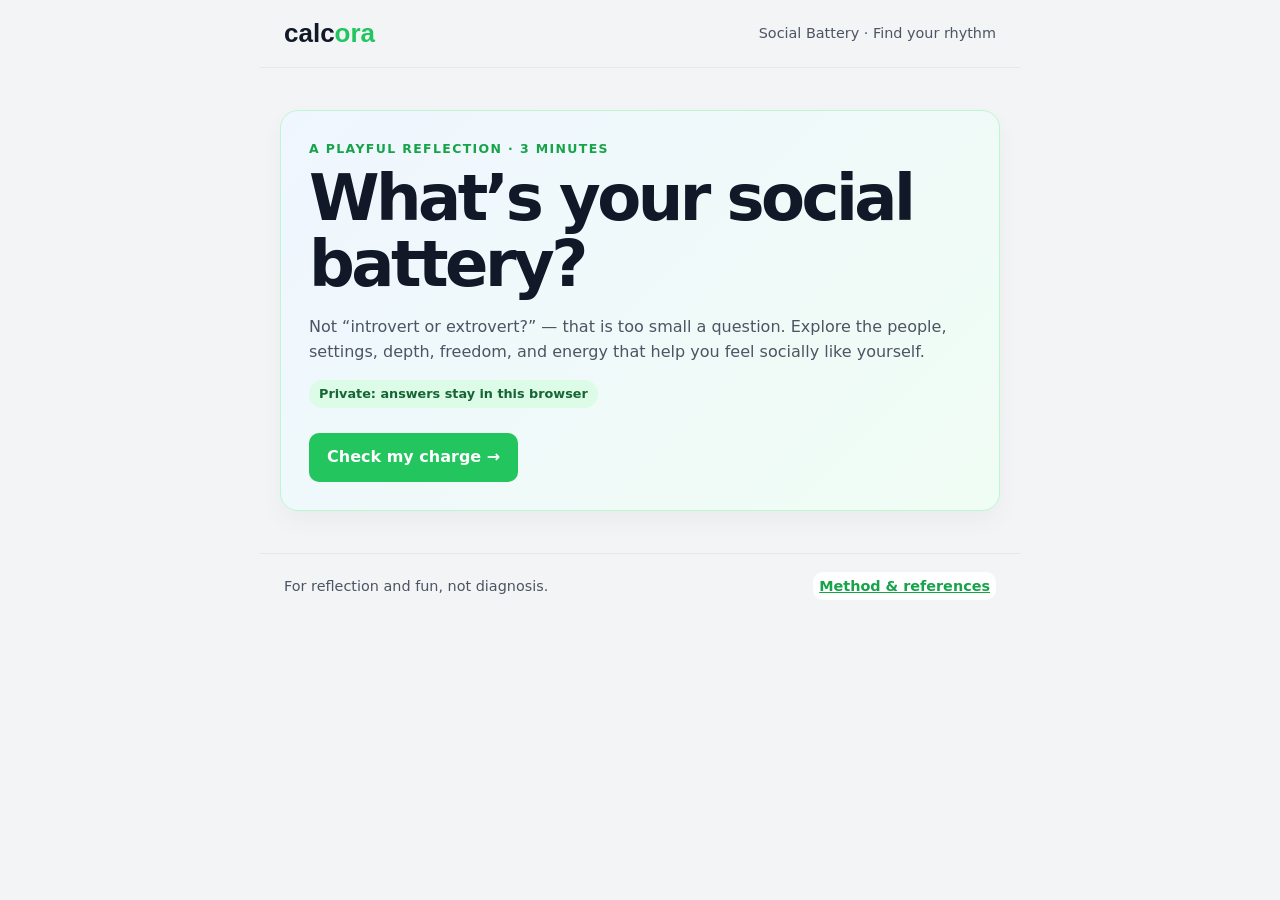
<file: en/social-battery/index.html>
<!doctype html><html lang="en"><head><meta charset="utf-8"><meta name="viewport" content="width=device-width,initial-scale=1"><meta name="description" content="A playful, private reflection on your social battery."><meta name="theme-color" content="#22c55e"><title>What's Your Social Battery? - Calcora</title><link rel="stylesheet" href="styles.css"><script type="module" src="app.js"></script></head><body><header><a class="brand" href="/en/">calc<span>ora</span></a><span>Social Battery · Find your rhythm</span></header><main id="app" tabindex="-1"></main><footer>For reflection and fun, not diagnosis. <button class="link" id="method">Method &amp; references</button></footer><dialog id="dialog"><button id="close" class="close">Close</button><div id="methodContent"></div></dialog></body></html>
</file>
<file: style.css>
body {
  font-family: Arial, sans-serif;
  background: #f3f4f6;
  color: #111827;
  margin: 0;
  padding: 0;
}

header {
  background: white;
  border-bottom: 1px solid #e5e7eb;
  padding: 18px 24px;
}

.logo {
  font-size: 26px;
  font-weight: 800;
  color: #111827;
  text-decoration: none;
}

.logo span {
  color: #22c55e;
}

main {
  max-width: 720px;
  margin: 50px auto;
  padding: 0 20px;
}

.card {
  background: white;
  padding: 28px;
  border-radius: 16px;
  box-shadow: 0 10px 24px rgba(0,0,0,0.06);
}

h1 {
  margin-top: 0;
}

label {
  display: block;
  margin-top: 15px;
  color: #374151;
}

input,
button {
  width: 100%;
  box-sizing: border-box;
  padding: 12px;
  margin-top: 8px;
  border-radius: 10px;
  font-size: 16px;
}

input {
  border: 1px solid #d1d5db;
}

button {
  margin-top: 20px;
  background: #22c55e;
  color: white;
  border: 0;
  font-weight: bold;
  cursor: pointer;
}

button:hover {
  background: #16a34a;
}

.result {
  margin-top: 20px;
  font-size: 20px;
  font-weight: bold;
}

.tool-list a {
  display: block;
  background: white;
  padding: 18px;
  border-radius: 12px;
  margin: 12px 0;
  text-decoration: none;
  color: #111827;
  border: 1px solid #e5e7eb;
}

.tool-list a:hover {
  border-color: #22c55e;
}

textarea {
  width: 100%;
  box-sizing: border-box;
  min-height: 180px;
  padding: 12px;
  margin-top: 8px;
  border-radius: 10px;
  font-size: 16px;
  border: 1px solid #d1d5db;
  font-family: Arial, sans-serif;
}

select {
  width: 100%;
  box-sizing: border-box;
  padding: 12px;
  margin-top: 8px;
  border-radius: 10px;
  font-size: 16px;
  border: 1px solid #d1d5db;
  background: white;
}

.word-group-title {
  margin-top: 24px;
  margin-bottom: 10px;
  font-size: 20px;
  color: #111827;
}

.word-group {
  display: grid;
  grid-template-columns: repeat(auto-fit, minmax(120px, 1fr));
  gap: 8px;
}

.word-result {
  padding: 10px 12px;
  background: #f9fafb;
  border: 1px solid #e5e7eb;
  border-radius: 10px;
}
</file>
<file: habit-compass/styles.css>
:root{font-family:Inter,ui-sans-serif,system-ui,-apple-system,BlinkMacSystemFont,"Segoe UI",sans-serif;color:#14233d;background:#f3f6fc;font-size:16px;line-height:1.6;--blue:#123dce;--muted:#52627c;--line:#d6deed}*{box-sizing:border-box}body{margin:0}header,footer{max-width:1160px;margin:auto;padding:24px 32px;display:flex;justify-content:space-between;gap:20px;align-items:center}header{border-bottom:1px solid var(--line)}.brand{font-weight:750;font-size:1.25rem;color:#14233d;text-decoration:none;display:flex;gap:10px;align-items:center}.brand:first-letter{color:var(--blue)}.tag,.muted{color:var(--muted)}main{max-width:1100px;margin:40px auto;padding:0 28px;outline:none}.layout{display:grid;grid-template-columns:240px minmax(0,1fr);gap:40px}.eyebrow{text-transform:uppercase;letter-spacing:.12em;font-size:.8rem;color:var(--blue);font-weight:750}h1{font-size:clamp(1.9rem,4vw,3rem);line-height:1.15;letter-spacing:-.04em;margin:12px 0 20px}h2{line-height:1.25;font-size:1.4rem;letter-spacing:-.02em}h3{font-size:1.05rem}p{margin:10px 0 18px}.intro{max-width:740px}.notice{background:#eaf0ff;border-left:3px solid var(--blue);padding:16px 20px;border-radius:0 12px 12px 0;font-size:.92rem;margin:18px 0}.card,fieldset{background:white;border:1px solid var(--line);border-radius:16px;padding:24px;margin:0 0 18px;min-width:0}fieldset{padding-top:16px}legend{float:left;width:100%;font-size:1.12rem;line-height:1.5;font-weight:600;padding:0;margin-bottom:18px}.choices{clear:both;display:grid;grid-template-columns:repeat(3,minmax(0,1fr));gap:8px}.choice{position:relative;display:flex;align-items:center;gap:9px;min-height:62px;padding:11px 12px;border:1px solid var(--line);border-radius:10px;cursor:pointer;font-size:.88rem;line-height:1.35;background:#fff}.choice:hover{border-color:var(--blue);background:#f5f8ff}.choice:has(input:checked){border-color:var(--blue);background:#eaf0ff;box-shadow:inset 0 0 0 1px var(--blue)}input{accent-color:var(--blue);flex-shrink:0;width:18px;height:18px;margin:0}input:disabled+span{opacity:.5}.contextchoices{grid-template-columns:1fr 1fr}button{font:inherit;cursor:pointer;border:0;border-radius:10px;background:var(--blue);color:#fff;padding:12px 22px;min-height:44px;font-weight:650}button:hover{filter:brightness(.93)}button:disabled{opacity:.5;cursor:default}.secondary{background:#fff;color:#263c61;border:1px solid var(--line)}.link{color:var(--blue);background:transparent;padding:4px;text-decoration:underline;font-weight:500}.actions{display:flex;gap:12px;justify-content:space-between;flex-wrap:wrap;margin:24px 0}.error{color:#a01729;min-height:1.5em;font-weight:600}.invalid{border:2px solid #a01729}.steps{display:grid;gap:10px}.step{background:transparent;color:var(--muted);text-align:left;padding:10px 12px;border-radius:8px}.step.active{background:#e6edff;color:var(--blue)}progress{width:100%;height:8px;accent-color:var(--blue);display:block;margin:14px 0 8px}.small{font-size:.875rem}.sticky{position:sticky;top:24px}.grid{display:grid;grid-template-columns:1fr 1fr;gap:18px}.grid .card{margin:0}.resulthead{display:flex;gap:30px;align-items:start;justify-content:space-between}.pill{font-size:.8rem;color:var(--blue);background:#eaf0ff;padding:4px 10px;border-radius:30px;display:inline-block}.value{font-size:1.9rem;font-weight:750;letter-spacing:-.04em}.axisrow{display:flex;justify-content:space-between;align-items:center;gap:16px}.axisrow h3{margin:0}meter{display:block;width:100%;height:12px;margin:12px 0 4px}.sources a,a{color:var(--blue)}.sources{font-size:.85rem}.refs li{margin-bottom:20px}details{margin-top:14px}summary{cursor:pointer;color:var(--blue)}details li{margin:8px 0}dialog{border:1px solid var(--line);border-radius:18px;padding:28px;max-width:800px;width:calc(100% - 32px);max-height:85vh;color:#14233d}dialog::backdrop{background:#14233d88}.close{float:right;margin-left:20px}.skip{position:absolute;left:-9999px}.skip:focus{left:12px;top:12px;background:#fff;padding:12px;z-index:5}:focus-visible{outline:3px solid #bf6500;outline-offset:4px}footer{font-size:.875rem;color:var(--muted);border-top:1px solid var(--line)}.breakdown{overflow-x:auto}table{border-collapse:collapse;width:100%;font-size:.875rem}td,th{text-align:left;vertical-align:top;padding:10px;border-bottom:1px solid var(--line)}.selection{border-color:var(--blue)}.check{display:flex;gap:12px;align-items:center}.plan{background:#123dce;color:#fff;padding:26px;border-radius:16px}.plan .muted{color:#e0e7ff}.plan select{font:inherit;width:100%;padding:12px;border-radius:8px;margin-top:10px}.plan option{color:#14233d}#selectionNote{margin-top:12px}.printonly{display:none}@media(max-width:760px){header,footer{padding:20px}.tag{display:none}main{padding:0 16px;margin:24px auto}.layout{grid-template-columns:1fr;gap:18px}.sticky{position:static}.steps{display:flex;flex-wrap:wrap;gap:4px}.step{font-size:.8rem;padding:6px 8px;min-height:40px}.grid{grid-template-columns:1fr}.resulthead{display:block}.choices{grid-template-columns:1fr 1fr}.contextchoices{grid-template-columns:1fr}fieldset{padding:18px}.choice{min-height:64px}.actions button{flex-grow:1}h1{font-size:2rem}}@media(prefers-reduced-motion:no-preference){button,.choice{transition:background .15s,border-color .15s}}@media print{header,footer,.actions,button,dialog,.plan select{display:none!important}body{background:#fff;color:#000}main{max-width:none;margin:0;padding:0}.grid{display:block}.card,.plan,.notice{break-inside:avoid;margin-bottom:14px;background:#fff;color:#000;border:1px solid #bbb}.plan .muted{color:#333}.printonly{display:block}details{display:block}.sources a{color:#000}.resulthead{display:block}}
</file>
<file: en/habit-compass/styles.css>
:root{font-family:Inter,ui-sans-serif,system-ui,-apple-system,BlinkMacSystemFont,"Segoe UI",sans-serif;color:#14233d;background:#f3f6fc;font-size:16px;line-height:1.6;--blue:#123dce;--muted:#52627c;--line:#d6deed}*{box-sizing:border-box}body{margin:0}header,footer{max-width:1160px;margin:auto;padding:24px 32px;display:flex;justify-content:space-between;gap:20px;align-items:center}header{border-bottom:1px solid var(--line)}.brand{font-weight:750;font-size:1.25rem;color:#14233d;text-decoration:none;display:flex;gap:10px;align-items:center}.brand:first-letter{color:var(--blue)}.tag,.muted{color:var(--muted)}main{max-width:1100px;margin:40px auto;padding:0 28px;outline:none}.layout{display:grid;grid-template-columns:240px minmax(0,1fr);gap:40px}.eyebrow{text-transform:uppercase;letter-spacing:.12em;font-size:.8rem;color:var(--blue);font-weight:750}h1{font-size:clamp(1.9rem,4vw,3rem);line-height:1.15;letter-spacing:-.04em;margin:12px 0 20px}h2{line-height:1.25;font-size:1.4rem;letter-spacing:-.02em}h3{font-size:1.05rem}p{margin:10px 0 18px}.intro{max-width:740px}.notice{background:#eaf0ff;border-left:3px solid var(--blue);padding:16px 20px;border-radius:0 12px 12px 0;font-size:.92rem;margin:18px 0}.card,fieldset{background:white;border:1px solid var(--line);border-radius:16px;padding:24px;margin:0 0 18px;min-width:0}fieldset{padding-top:16px}legend{float:left;width:100%;font-size:1.12rem;line-height:1.5;font-weight:600;padding:0;margin-bottom:18px}.choices{clear:both;display:grid;grid-template-columns:repeat(3,minmax(0,1fr));gap:8px}.choice{position:relative;display:flex;align-items:center;gap:9px;min-height:62px;padding:11px 12px;border:1px solid var(--line);border-radius:10px;cursor:pointer;font-size:.88rem;line-height:1.35;background:#fff}.choice:hover{border-color:var(--blue);background:#f5f8ff}.choice:has(input:checked){border-color:var(--blue);background:#eaf0ff;box-shadow:inset 0 0 0 1px var(--blue)}input{accent-color:var(--blue);flex-shrink:0;width:18px;height:18px;margin:0}input:disabled+span{opacity:.5}.contextchoices{grid-template-columns:1fr 1fr}button{font:inherit;cursor:pointer;border:0;border-radius:10px;background:var(--blue);color:#fff;padding:12px 22px;min-height:44px;font-weight:650}button:hover{filter:brightness(.93)}button:disabled{opacity:.5;cursor:default}.secondary{background:#fff;color:#263c61;border:1px solid var(--line)}.link{color:var(--blue);background:transparent;padding:4px;text-decoration:underline;font-weight:500}.actions{display:flex;gap:12px;justify-content:space-between;flex-wrap:wrap;margin:24px 0}.error{color:#a01729;min-height:1.5em;font-weight:600}.invalid{border:2px solid #a01729}.steps{display:grid;gap:10px}.step{background:transparent;color:var(--muted);text-align:left;padding:10px 12px;border-radius:8px}.step.active{background:#e6edff;color:var(--blue)}progress{width:100%;height:8px;accent-color:var(--blue);display:block;margin:14px 0 8px}.small{font-size:.875rem}.sticky{position:sticky;top:24px}.grid{display:grid;grid-template-columns:1fr 1fr;gap:18px}.grid .card{margin:0}.resulthead{display:flex;gap:30px;align-items:start;justify-content:space-between}.pill{font-size:.8rem;color:var(--blue);background:#eaf0ff;padding:4px 10px;border-radius:30px;display:inline-block}.value{font-size:1.9rem;font-weight:750;letter-spacing:-.04em}.axisrow{display:flex;justify-content:space-between;align-items:center;gap:16px}.axisrow h3{margin:0}meter{display:block;width:100%;height:12px;margin:12px 0 4px}.sources a,a{color:var(--blue)}.sources{font-size:.85rem}.refs li{margin-bottom:20px}details{margin-top:14px}summary{cursor:pointer;color:var(--blue)}details li{margin:8px 0}dialog{border:1px solid var(--line);border-radius:18px;padding:28px;max-width:800px;width:calc(100% - 32px);max-height:85vh;color:#14233d}dialog::backdrop{background:#14233d88}.close{float:right;margin-left:20px}.skip{position:absolute;left:-9999px}.skip:focus{left:12px;top:12px;background:#fff;padding:12px;z-index:5}:focus-visible{outline:3px solid #bf6500;outline-offset:4px}footer{font-size:.875rem;color:var(--muted);border-top:1px solid var(--line)}.breakdown{overflow-x:auto}table{border-collapse:collapse;width:100%;font-size:.875rem}td,th{text-align:left;vertical-align:top;padding:10px;border-bottom:1px solid var(--line)}.selection{border-color:var(--blue)}.check{display:flex;gap:12px;align-items:center}.plan{background:#123dce;color:#fff;padding:26px;border-radius:16px}.plan .muted{color:#e0e7ff}.plan select{font:inherit;width:100%;padding:12px;border-radius:8px;margin-top:10px}.plan option{color:#14233d}#selectionNote{margin-top:12px}.printonly{display:none}@media(max-width:760px){header,footer{padding:20px}.tag{display:none}main{padding:0 16px;margin:24px auto}.layout{grid-template-columns:1fr;gap:18px}.sticky{position:static}.steps{display:flex;flex-wrap:wrap;gap:4px}.step{font-size:.8rem;padding:6px 8px;min-height:40px}.grid{grid-template-columns:1fr}.resulthead{display:block}.choices{grid-template-columns:1fr 1fr}.contextchoices{grid-template-columns:1fr}fieldset{padding:18px}.choice{min-height:64px}.actions button{flex-grow:1}h1{font-size:2rem}}@media(prefers-reduced-motion:no-preference){button,.choice{transition:background .15s,border-color .15s}}@media print{header,footer,.actions,button,dialog,.plan select{display:none!important}body{background:#fff;color:#000}main{max-width:none;margin:0;padding:0}.grid{display:block}.card,.plan,.notice{break-inside:avoid;margin-bottom:14px;background:#fff;color:#000;border:1px solid #bbb}.plan .muted{color:#333}.printonly{display:block}details{display:block}.sources a{color:#000}.resulthead{display:block}}
</file>
<file: en/motivation-style/styles.css>
:root{font-family:Inter,ui-sans-serif,system-ui,-apple-system,"Segoe UI",sans-serif;color:#111827;background:#f3f4f6;line-height:1.55;--green:#22c55e;--dark:#16a34a;--line:#e5e7eb;--muted:#4b5563}*{box-sizing:border-box}body{margin:0}header,footer{max-width:760px;margin:auto;padding:18px 24px;display:flex;justify-content:space-between;gap:16px;align-items:center;border-bottom:1px solid var(--line);color:var(--muted);font-size:.9rem}.brand{font:800 26px Arial,sans-serif;color:#111827;text-decoration:none}.brand span{color:var(--green)}footer{border-top:1px solid var(--line);border-bottom:0;margin-top:42px}main{max-width:760px;margin:42px auto;padding:0 20px;outline:0}h1{font-size:clamp(2.2rem,7vw,4rem);letter-spacing:-.055em;line-height:1.02;margin:8px 0 18px}h2{line-height:1.18}p{color:var(--muted)}.eyebrow{color:var(--dark);font-size:.78rem;font-weight:800;letter-spacing:.11em;text-transform:uppercase}.hero,.card,.question,.result{background:#fff;border:1px solid var(--line);border-radius:18px;padding:28px;box-shadow:0 10px 24px #0000000a}.hero{background:linear-gradient(135deg,#f0fdf4,#eff6ff);border-color:#bbf7d0}.hero p{max-width:570px}.start{margin-top:12px}.progress{height:8px;background:#e5e7eb;border-radius:99px;overflow:hidden;margin:20px 0}.progress span{height:100%;display:block;background:var(--green);transition:width .2s}.question{margin-top:20px}.question h2{margin-top:0;font-size:1.35rem}.choices{display:grid;gap:10px}.choice{width:100%;text-align:left;background:#fff;color:#111827;border:1px solid var(--line);padding:15px;border-radius:12px;font:inherit;min-height:56px}.choice:hover,.choice.selected{border-color:var(--green);background:#f0fdf4}.actions{display:flex;justify-content:space-between;gap:12px;margin-top:20px}button{font:inherit;font-weight:750;background:var(--green);color:#fff;border:0;border-radius:10px;padding:12px 18px;cursor:pointer}button:hover{background:var(--dark)}button.secondary,.link,.close{background:#fff;color:#111827;border:1px solid #d1d5db}.link{padding:3px 6px;border:0;color:var(--dark);text-decoration:underline}.result{border-color:#bbf7d0}.result .emoji{font-size:3rem}.subtitle{color:var(--dark);font-weight:800;font-size:1.12rem}.share{background:#111827;margin-top:12px}.share:hover{background:#374151}.why{margin-top:26px}.ref{font-size:.9rem}.ref li{margin:13px 0}.tag{display:inline-block;background:#dcfce7;color:#166534;padding:4px 10px;border-radius:99px;font-size:.8rem;font-weight:700}dialog{width:min(760px,calc(100% - 32px));max-height:85vh;border:1px solid var(--line);border-radius:18px;padding:28px;color:#111827}dialog::backdrop{background:#11182799}.close{float:right}@media(max-width:600px){header span{display:none}main{margin:24px auto}.hero,.card,.question,.result{padding:22px}footer{display:block}.actions button{flex:1}}
</file>
<file: en/rest-style/styles.css>
:root{font-family:Inter,ui-sans-serif,system-ui,-apple-system,"Segoe UI",sans-serif;color:#111827;background:#f3f4f6;line-height:1.55;--green:#22c55e;--dark:#16a34a;--line:#e5e7eb;--muted:#4b5563}*{box-sizing:border-box}body{margin:0}header,footer{max-width:760px;margin:auto;padding:18px 24px;display:flex;justify-content:space-between;gap:16px;align-items:center;border-bottom:1px solid var(--line);color:var(--muted);font-size:.9rem}.brand{font:800 26px Arial,sans-serif;color:#111827;text-decoration:none}.brand span{color:var(--green)}footer{border-top:1px solid var(--line);border-bottom:0;margin-top:42px}main{max-width:760px;margin:42px auto;padding:0 20px;outline:0}h1{font-size:clamp(2.2rem,7vw,4rem);letter-spacing:-.055em;line-height:1.02;margin:8px 0 18px}h2{line-height:1.2}p{color:var(--muted)}.eyebrow{color:var(--dark);font-size:.78rem;font-weight:800;letter-spacing:.11em;text-transform:uppercase}.hero,.card,.question,.result{background:#fff;border:1px solid var(--line);border-radius:18px;padding:28px;box-shadow:0 10px 24px #0000000a}.hero{background:linear-gradient(135deg,#eff6ff,#f0fdf4);border-color:#bbf7d0}.hero p{max-width:580px}.tag{display:inline-block;background:#dcfce7;color:#166534;padding:4px 10px;border-radius:99px;font-size:.8rem;font-weight:700}.progress{height:8px;background:#e5e7eb;border-radius:99px;overflow:hidden;margin:20px 0}.progress span{height:100%;display:block;background:var(--green)}.question{margin-top:20px}.question h2{margin-top:0;font-size:1.35rem}.choices{display:grid;gap:10px}.choice{width:100%;text-align:left;background:#fff;color:#111827;border:1px solid var(--line);padding:15px;border-radius:12px;font:inherit;min-height:56px}.choice:hover,.choice.selected{border-color:var(--green);background:#f0fdf4}.actions{display:flex;justify-content:space-between;gap:12px;margin-top:20px}button{font:inherit;font-weight:750;background:var(--green);color:#fff;border:0;border-radius:10px;padding:12px 18px;cursor:pointer}button:hover{background:var(--dark)}button.secondary,.link,.close{background:#fff;color:#111827;border:1px solid #d1d5db}.link{padding:3px 6px;border:0;color:var(--dark);text-decoration:underline}.result{border-color:#bbf7d0}.emoji{font-size:3rem}.subtitle{color:var(--dark);font-weight:800;font-size:1.12rem}.share{background:#111827;margin-top:12px}.share:hover{background:#374151}.why{margin-top:26px}.ref{font-size:.9rem}.ref li{margin:13px 0}dialog{width:min(760px,calc(100% - 32px));max-height:85vh;border:1px solid var(--line);border-radius:18px;padding:28px;color:#111827}dialog::backdrop{background:#11182799}.close{float:right}@media(max-width:600px){header span{display:none}main{margin:24px auto}.hero,.card,.question,.result{padding:22px}footer{display:block}.actions button{flex:1}}
</file>
<file: en/social-battery/styles.css>
:root{font-family:Inter,ui-sans-serif,system-ui,-apple-system,"Segoe UI",sans-serif;color:#111827;background:#f3f4f6;line-height:1.55;--green:#22c55e;--dark:#16a34a;--line:#e5e7eb;--muted:#4b5563}*{box-sizing:border-box}body{margin:0}header,footer{max-width:760px;margin:auto;padding:18px 24px;display:flex;justify-content:space-between;gap:16px;align-items:center;border-bottom:1px solid var(--line);color:var(--muted);font-size:.9rem}.brand{font:800 26px Arial,sans-serif;color:#111827;text-decoration:none}.brand span{color:var(--green)}footer{border-top:1px solid var(--line);border-bottom:0;margin-top:42px}main{max-width:760px;margin:42px auto;padding:0 20px;outline:0}h1{font-size:clamp(2.2rem,7vw,4rem);letter-spacing:-.055em;line-height:1.02;margin:8px 0 18px}h2{line-height:1.2}p{color:var(--muted)}.eyebrow{color:var(--dark);font-size:.78rem;font-weight:800;letter-spacing:.11em;text-transform:uppercase}.hero,.card,.question,.result{background:#fff;border:1px solid var(--line);border-radius:18px;padding:28px;box-shadow:0 10px 24px #0000000a}.hero{background:linear-gradient(135deg,#eff6ff,#f0fdf4);border-color:#bbf7d0}.tag{display:inline-block;background:#dcfce7;color:#166534;padding:4px 10px;border-radius:99px;font-size:.8rem;font-weight:700}.progress{height:8px;background:#e5e7eb;border-radius:99px;overflow:hidden;margin:20px 0}.progress span{height:100%;display:block;background:var(--green)}.question{margin-top:20px}.question h2{margin-top:0;font-size:1.35rem}.choices{display:grid;gap:10px}.choice,.scale button{width:100%;text-align:left;background:#fff;color:#111827;border:1px solid var(--line);padding:15px;border-radius:12px;font:inherit;min-height:56px}.choice:hover,.choice.selected,.scale button.selected{border-color:var(--green);background:#f0fdf4}.scale{display:grid;grid-template-columns:repeat(5,1fr);gap:8px}.scale button{text-align:center;padding:12px 4px;min-height:50px}.hint{font-size:.88rem}.actions{display:flex;justify-content:space-between;gap:12px;margin-top:20px}button{font:inherit;font-weight:750;background:var(--green);color:#fff;border:0;border-radius:10px;padding:12px 18px;cursor:pointer}button:hover{background:var(--dark)}button.secondary,.link,.close{background:#fff;color:#111827;border:1px solid #d1d5db}.link{padding:3px 6px;border:0;color:var(--dark);text-decoration:underline}.result{border-color:#bbf7d0}.emoji{font-size:3rem}.subtitle{color:var(--dark);font-weight:800;font-size:1.12rem}.share{background:#111827;margin-top:12px}.share:hover{background:#374151}.why{margin-top:26px}.ref{font-size:.9rem}.ref li{margin:13px 0}dialog{width:min(760px,calc(100% - 32px));max-height:85vh;border:1px solid var(--line);border-radius:18px;padding:28px;color:#111827}dialog::backdrop{background:#11182799}.close{float:right}@media(max-width:600px){header span{display:none}main{margin:24px auto}.hero,.card,.question,.result{padding:22px}footer{display:block}.actions button{flex:1}.scale{gap:4px}.scale button{font-size:.8rem}}
</file>
